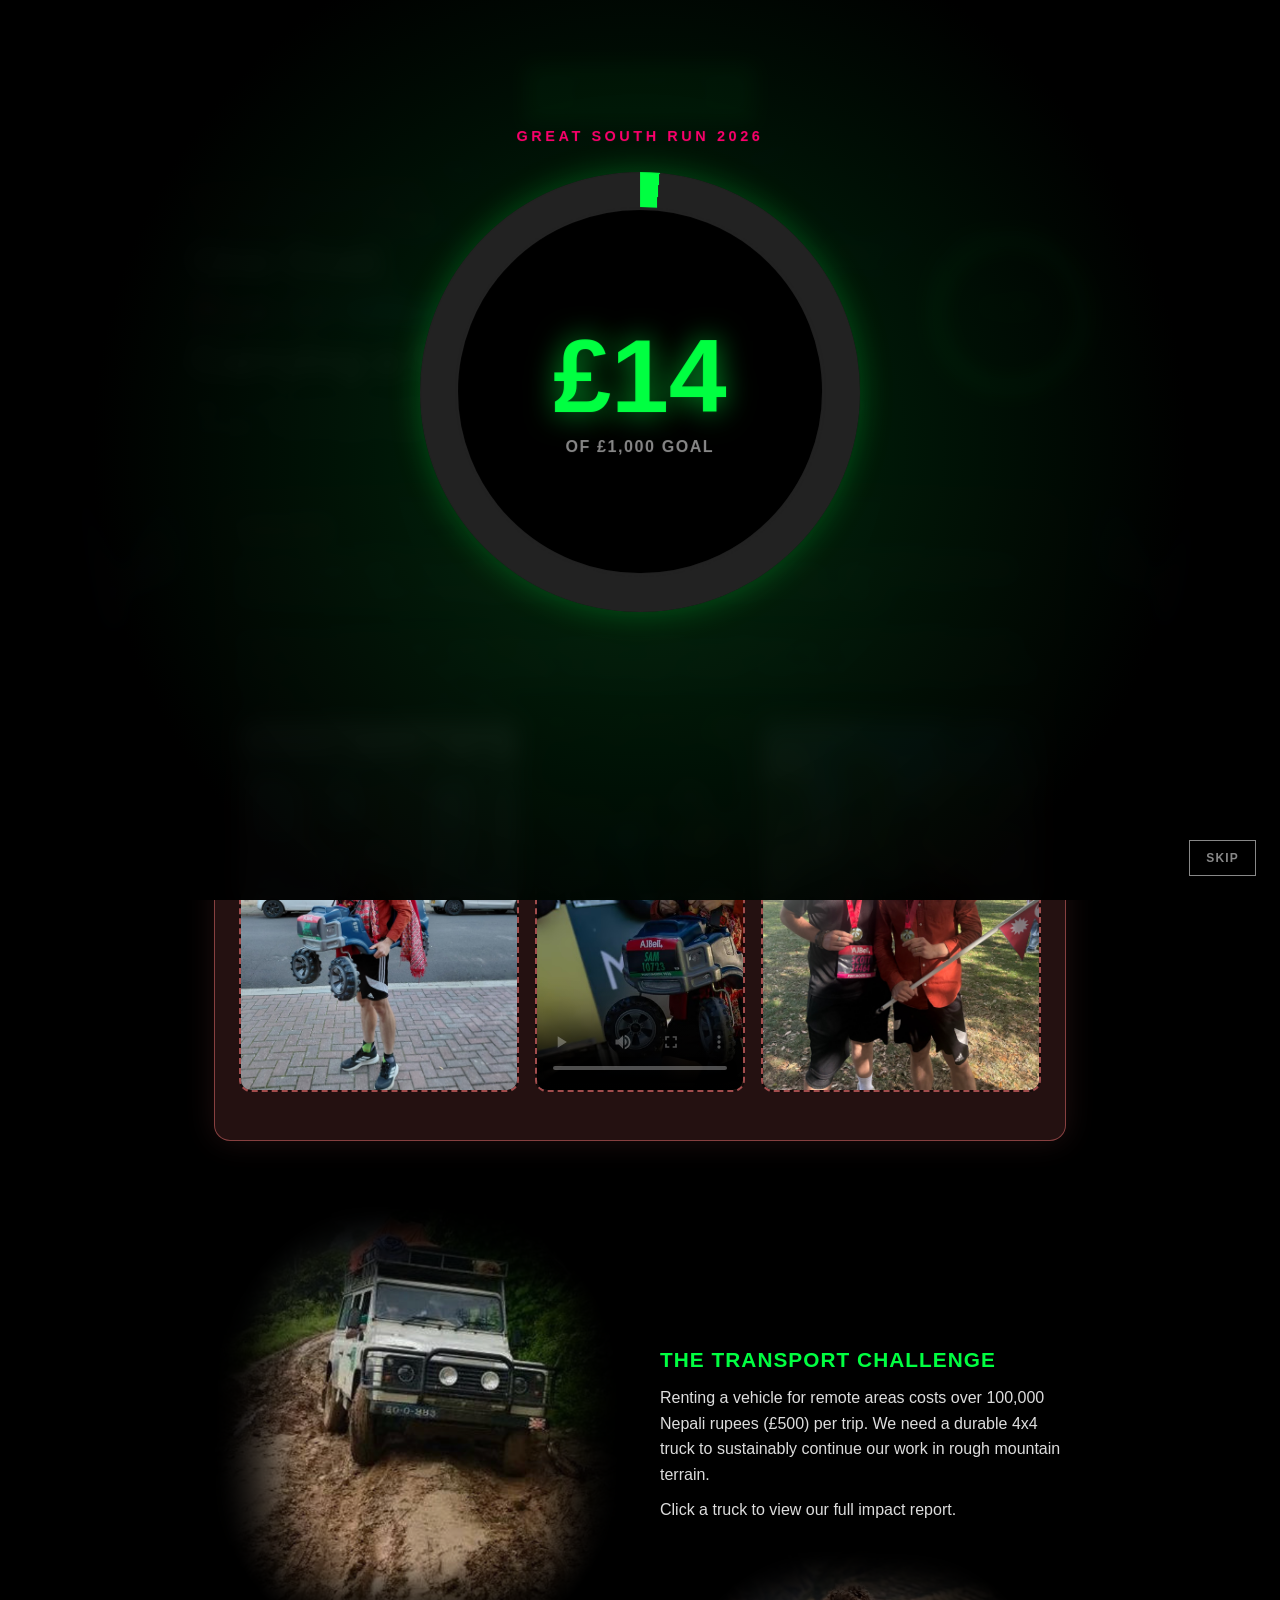
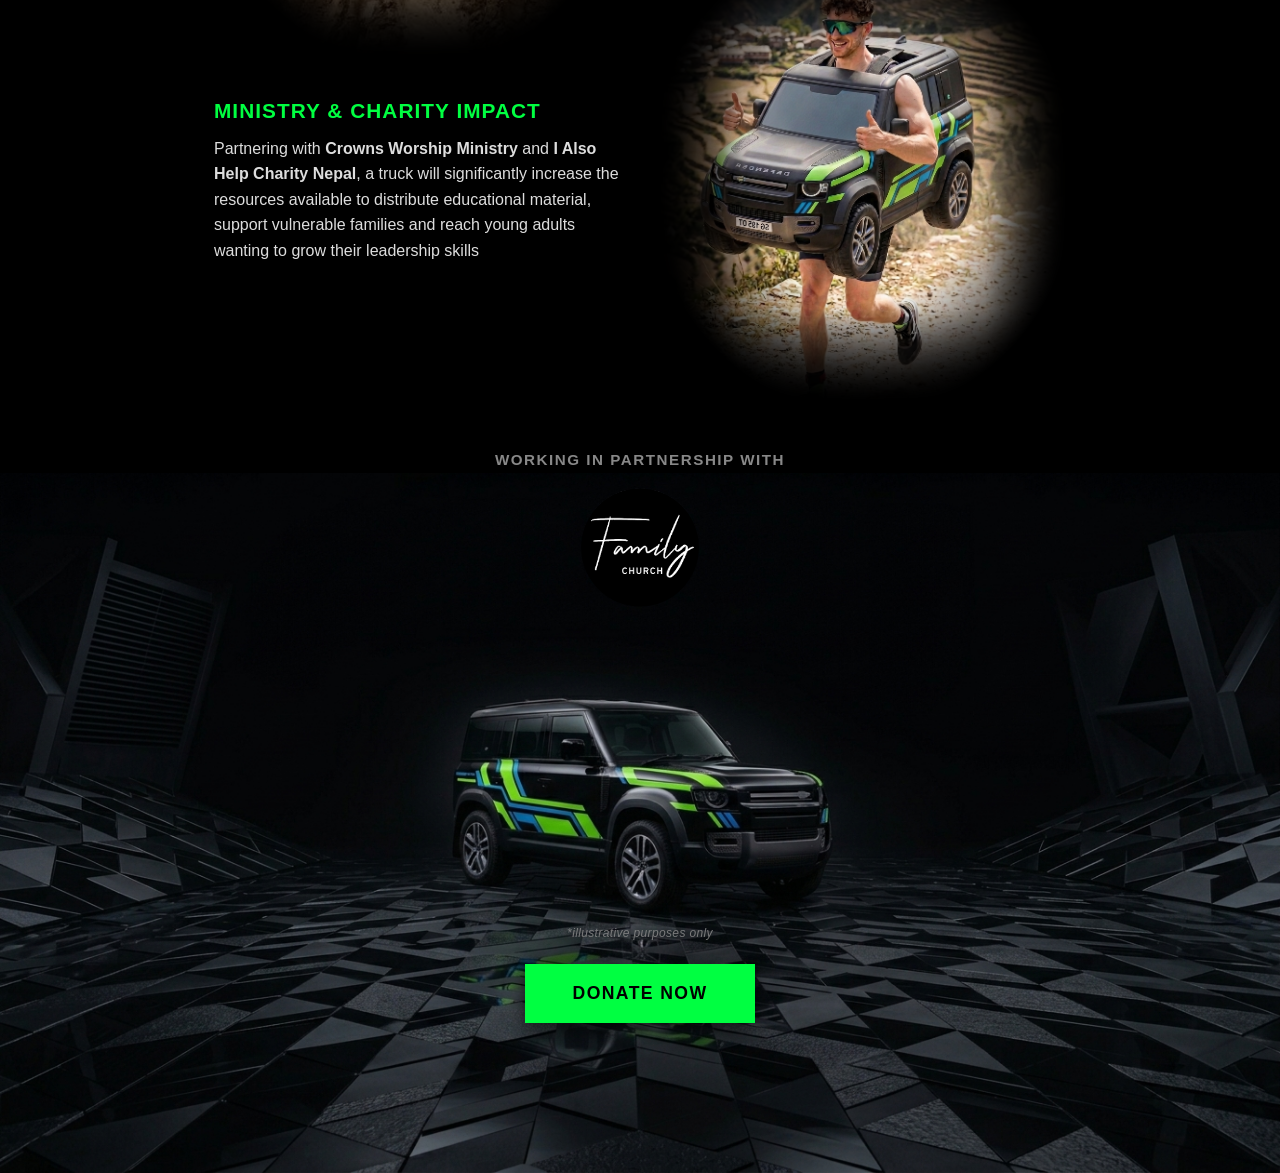
<file: index.html>
<!DOCTYPE html>
<html lang="en">
<head>
  <meta charset="UTF-8">
  <meta name="viewport" content="width=device-width, initial-scale=1.0">
  <meta property="og:title" content="Nepal Fundraiser 2026">
  <meta property="og:description" content="Raising money to help reach rural communities in Nepal">
  <meta property="og:image" content="https://samcoupland.com/nepal-2026/img/hero-2.jpeg">
  <meta property="og:image:url" content="https://samcoupland.com/nepal-2026/img/hero-2.jpeg">
  <meta property="og:image:secure_url" content="https://samcoupland.com/nepal-2026/img/hero-2.jpeg">
  <meta property="og:image:type" content="image/jpg">
  <meta property="og:image:width" content="400">
  <meta property="og:image:height" content="300">
  <meta property="og:url" content="https://samcoupland.com/nepal-2026/">
  <meta name="color-scheme" content="only dark">
  <link rel="icon" href="img/favicon.ico" type="image/x-icon">
  <title>Nepal Fundraiser 2026</title>
  <style>
    * {
      margin: 0;
      padding: 0;
      box-sizing: border-box;
    }
    
    :root {
      --black: #000000;
      --charcoal: #141414;
      --dark-grey: #222222;
      --neon-lime: #00FF41;
      --neon-magenta: #FF006E;
      --neon-cyan: #00D9FF;
      --white: #ffffff;
      --grey: #888888;
      --soft-red: #ff7a7a;
    }
    
    html, body {
      min-height: 100vh;
      overflow-x: hidden;
      overflow-y: auto;
      scroll-behavior: smooth;
      background-color: var(--black);
    }
    
    body {
      font-family: 'Inter', -apple-system, BlinkMacSystemFont, 'Segoe UI', sans-serif;
      color: var(--white);
      font-size: 1.1rem;
      line-height: 1.5;
      display: flex;
      flex-direction: column;
      min-height: 100vh;
    }
    
    .one-scroll-wrapper {
      min-height: 100vh;
      display: flex;
      flex-direction: column;
      justify-content: space-between;
      margin: 0 auto;
      width: 100%;
      position: relative;
    }

    /* Top background image section - layered behind content */
    .top-image-section {
      width: 100%;
      position: relative;
      min-height: 1600px; /* increased to make room for the update banner */
      z-index: 2;
    }

    .top-background-image {
      position: absolute;
      top: 0;
      left: 0;
      width: 100%;
      height: 100%;
      background-color: var(--black);
      overflow: hidden;
      z-index: -1;
    }

    .top-background-image img {
      width: 100vw;
      object-fit: cover;
      object-position: center top;
      display: block;
      transform: rotate(180deg);
    }

    /* Circular radial gradient overlay for corner/edge blackouts */
    .top-background-image::after {
      content: '';
      position: absolute;
      top: 0;
      left: 0;
      width: 100%;
      height: 100%;
      pointer-events: none;
      background: radial-gradient(circle at center, rgba(0,0,0,0) 45%, rgba(0,0,0,0.85) 85%, rgba(0,0,0,1) 100%);
      z-index: 2;
    }

    /* Top content overlaid on top of the background */
    .top-overlay-content {
      position: relative;
      width: 100%;
      display: flex;
      flex-direction: column;
      justify-content: flex-start;
      align-items: center;
      padding: 3rem 1.5rem 4rem 1.5rem;
      z-index: 10;
    }

    .top-center-cta {
      display: flex;
      justify-content: center;
      align-items: center;
      width: 100%;
      margin-top: 1rem;
      margin-bottom: 4rem;
    }

    .top-content-area {
      max-width: 900px;
      margin: 0 auto;
      width: 100%;
      padding: 0 1.5rem;
    }
    
    .main-grid {
      display: flex;
      flex-direction: row;
      justify-content: space-between;
      align-items: center;
      gap: 2.5rem;
      width: 100%;
      max-width: 900px;
      margin-bottom: 3rem;
    }
    
    /* Great South Run clickable title badge */
    .hero-badge-container {
      display: flex;
      justify-content: flex-start;
      width: 100%;
      margin-bottom: 0.8rem;
    }

    .hero-badge {
      display: inline-block;
      color: var(--neon-magenta);
      border: 2px solid var(--neon-magenta);
      padding: 0.4rem 1rem;
      font-weight: 900;
      font-size: 0.85rem;
      text-transform: uppercase;
      letter-spacing: 0.1em;
      box-shadow: 0 0 15px rgba(255, 0, 110, 0.2);
      text-decoration: none;
      transition: transform 0.2s ease, background-color 0.2s ease, color 0.2s ease, box-shadow 0.2s ease;
    }

    .hero-badge:hover {
      transform: translateY(-2px);
      background-color: var(--neon-magenta);
      color: var(--black);
      box-shadow: 0 0 25px rgba(255, 0, 110, 0.6);
    }
    
    .hero-content {
      display: flex;
      flex-direction: column;
      align-items: flex-start;
      width: 100%;
      flex: 1;
    }

    .hero-content h1 {
      font-size: clamp(2rem, 3.5vw, 3rem);
      font-weight: 900;
      line-height: 1.1;
      letter-spacing: -0.03em;
      margin-bottom: 0.6rem;
      text-align: left;
    }
    
    .hero-content h1 span {
      background: linear-gradient(135deg, var(--neon-magenta), var(--neon-cyan));
      -webkit-background-clip: text;
      -webkit-text-fill-color: transparent;
    }
    
    .hero-content p {
      font-size: 1rem;
      color: #ddd;
      margin-bottom: 0;
      text-align: left;
    }

    /* Circular Pie Chart Component with Hover Interaction */
    .circular-progress-component {
      display: flex;
      flex-direction: column;
      align-items: center;
      justify-content: center;
      flex-shrink: 0;
    }

    .pie-chart {
      width: 160px;
      height: 160px;
      border-radius: 50%;
      background: conic-gradient(var(--neon-lime) 0deg, var(--dark-grey) 0deg);
      display: flex;
      justify-content: center;
      align-items: center;
      box-shadow: 0 0 25px rgba(0, 255, 65, 0.2);
      transition: transform 0.3s ease, box-shadow 0.3s ease, background 0.1s linear;
    }

    .circular-progress-component:hover .pie-chart {
      transform: scale(1.06);
      box-shadow: 0 0 35px rgba(0, 255, 65, 0.5), inset 0 0 15px rgba(0, 255, 65, 0.2);
    }

    .pie-inner {
      width: 132px;
      height: 132px;
      background-color: var(--black);
      border-radius: 50%;
      display: flex;
      flex-direction: column;
      justify-content: center;
      align-items: center;
      padding: 0.5rem;
      border: 2px solid var(--dark-grey);
      text-align: center;
      transition: border-color 0.3s ease;
    }

    .circular-progress-component:hover .pie-inner {
      border-color: var(--neon-lime);
    }

    .pie-amount {
      font-size: 1.25rem;
      font-weight: 900;
      color: var(--neon-lime);
      line-height: 1.2;
      transition: transform 0.2s ease;
    }

    .pie-label {
      font-size: 0.7rem;
      color: var(--grey);
      font-weight: 700;
      text-transform: uppercase;
      letter-spacing: 0.05em;
      margin-top: 0.2rem;
      transition: color 0.2s ease;
    }

    /* ---------- Update banner (soft red) ---------- */
    .update-banner-section {
      max-width: 900px;
      margin: 0 auto 4rem auto;
      width: 100%;
      padding: 0 1.5rem;
    }

    .update-banner {
      background: rgba(255, 122, 122, 0.14);
      border: 1px solid rgba(255, 122, 122, 0.45);
      border-radius: 16px;
      padding: 1.5rem;
      box-shadow: 0 0 30px rgba(255, 122, 122, 0.12);
      backdrop-filter: blur(6px);
      -webkit-backdrop-filter: blur(6px);
    }

    .update-media {
      display: grid;
      grid-template-columns: 1fr minmax(150px, 210px) 1fr;
      gap: 1rem;
      align-items: stretch;
      margin-bottom: 1.5rem;
    }

    .media-slot {
      position: relative;
      display: flex;
      align-items: center;
      justify-content: center;
      overflow: hidden;
      border-radius: 12px;
      border: 2px dashed rgba(255, 122, 122, 0.6);
      background: rgba(0, 0, 0, 0.35);
      color: var(--soft-red);
      font-size: 0.8rem;
      font-weight: 700;
      letter-spacing: 0.05em;
      text-align: center;
    }

    /* Vertical (9:16) video slot; the images stretch to match its height */
    .media-slot.video-slot {
      aspect-ratio: 9 / 16;
    }

    .media-slot.image-slot {
      min-height: 200px;
    }

    /* Swap-in styles for real media: drop an <img> or <video> inside a slot */
    .media-slot img,
    .media-slot video {
      position: absolute;
      inset: 0;
      width: 100%;
      height: 100%;
      object-fit: cover;
    }

    .update-text h3 {
      font-size: 1.3rem;
      font-weight: 800;
      color: var(--soft-red);
      margin-bottom: 0.6rem;
      text-transform: uppercase;
      letter-spacing: 0.05em;
    }

    .update-text p {
      font-size: 1rem;
      color: #f1e4e4;
      line-height: 1.6;
      margin-bottom: 0.6rem;
    }

    /* Two Column Section */
    .info-columns-section {
      max-width: 900px;
      margin: 0 auto;
      width: 100%;
      padding: 0 1.5rem;
    }

    .info-row {
      display: flex;
      align-items: center;
      gap: 2.5rem;
      margin-bottom: -7rem;
    }
    
    .info-row:last-child {
      margin-bottom: 0;
    }

    .info-row.reverse {
      flex-direction: row-reverse;
    }

    .transport-challenge-p{
      margin-bottom: 10px;
    }

    .info-col-image {
      flex: 1;
      display: flex;
      justify-content: center;
      width: 100%;
    }

    .faded-image-wrapper {
      position: relative;
      width: 100%;
      max-width: 500px;
      height: auto;
      min-height: 200px;
      background-color: transparent;
      flex-shrink: 0;
    }

    /* Clickable wrapper for content trucks */
    .faded-image-link {
      display: block;
      width: 100%;
      height: 100%;
      cursor: pointer;
    }

    .faded-image-wrapper img {
      width: 100%;
      height: 100%;
      max-height: 450px;
      object-fit: cover;
      object-position: 50% 65%;
      -webkit-mask-image: radial-gradient(ellipse at center, rgba(0,0,0,1) 40%, rgba(0,0,0,0) 75%, rgba(0,0,0,0) 100%),
                          linear-gradient(to bottom, rgba(0,0,0,0) 0%, rgba(0,0,0,1) 20%, rgba(0,0,0,1) 80%, rgba(0,0,0,0) 100%),
                          linear-gradient(to right, rgba(0,0,0,0) 0%, rgba(0,0,0,1) 20%, rgba(0,0,0,1) 80%, rgba(0,0,0,0) 100%);
      -webkit-mask-composite: source-in;
      mask-image: radial-gradient(ellipse at center, rgba(0,0,0,1) 40%, rgba(0,0,0,0) 75%, rgba(0,0,0,0) 100%),
                  linear-gradient(to bottom, rgba(0,0,0,0) 0%, rgba(0,0,0,1) 20%, rgba(0,0,0,1) 80%, rgba(0,0,0,0) 100%),
                  linear-gradient(to right, rgba(0,0,0,0) 0%, rgba(0,0,0,1) 20%, rgba(0,0,0,1) 80%, rgba(0,0,0,0) 100%);
      mask-composite: intersect;
      transition: transform 0.3s ease, filter 0.3s ease;
    }

    .faded-image-link:hover img {
      transform: scale(1.02);
      filter: drop-shadow(0 0 15px rgba(0, 255, 65, 0.4));
    }

    .faded-image-wrapper .toy-truck {
      transform: scaleX(-1);
    }

    .faded-image-link:hover .toy-truck {
      transform: scaleX(-1) scale(1.02);
    }

    .info-col-text {
      flex: 1;
      min-width: 0;
    }

    .info-col-text h3 {
      font-size: 1.3rem;
      font-weight: 800;
      color: var(--neon-lime);
      margin-bottom: 0.6rem;
      text-transform: uppercase;
      letter-spacing: 0.05em;
    }

    .info-col-text p {
      font-size: 1rem;
      color: #ddd;
      line-height: 1.6;
    }

    /* Church partnership section with blue hover highlight */
    .church-info {
      max-width: 900px;
      margin: -3rem auto 3rem auto;
      width: 100%;
      padding: 1.5rem 1.5rem 1rem 1.5rem;
      display: flex;
      flex-direction: column;
      align-items: center;
      gap: 1rem;
      text-align: center;
      position: relative;
      z-index: 2;
      border-radius: 12px;
      border: 1px solid transparent;
      transition: background-color 0.3s ease, box-shadow 0.3s ease, border-color 0.3s ease, transform 0.3s ease;
      cursor: pointer;
    }

    .church-info:hover {
      background-color: rgba(0, 217, 255, 0.00);
      border-color: rgba(0, 217, 255, 0.3);
      box-shadow: 0 0 25px rgba(0, 217, 255, 0.2);
      transform: translateY(-2px);
    }

    .church-info span {
      font-size: 0.95rem;
      font-weight: 700;
      text-transform: uppercase;
      letter-spacing: 0.1em;
      color: var(--grey);
      transition: color 0.3s ease;
    }

    .church-info:hover span {
      color: var(--white);
    }

    .image-container {
      display: flex;
      justify-content: center;
      align-items: center;
    }

    .church-info img {
      height: 120px;
      width: 120px;
      object-fit: cover;
      clip-path: circle(49% at 50% 50%);
      display: block;
      transition: transform 0.3s ease, filter 0.3s ease;
    }

    .church-info:hover img {
      transform: scale(1.05);
      filter: drop-shadow(0 0 10px rgba(0, 217, 255, 0.5));
    }

    /* Shared Bottom Background Layered Unclipped */
    .bottom-background-image {
      --caption-bottom: 1.2rem; /* raise or lower the caption */
      --caption-left: 49%;      /* shift left or right (matches the truck hotspot) */
      position: absolute;
      bottom: 0;
      left: 0;
      width: 100%;
      height: 700px;
      overflow: hidden;
      z-index: 1;
      pointer-events: none;
    }

    .bottom-background-image img {
      width: 100%;
      height: 100%;
      object-fit: cover;
      object-position: center bottom;
      display: block;
    }

    /* Small caption positioned below the car */
    .image-caption {
      position: absolute;
      bottom: 33%;
      left: 50%;
      transform: translateX(-50%);
      width: max-content;
      max-width: 90%;
      font-size: 0.75rem;
      font-style: italic;
      color: var(--grey);
      text-align: center;
      letter-spacing: 0.03em;
      opacity: 0.85;
      z-index: 3;
      pointer-events: none;
    }

    /* Full-width bottom section */
    .suv-section {
      width: 100%;
      position: relative;
      margin-top: auto;
      min-height: 500px;
      z-index: 2;
    }

    /* Hotspot: clean side profile of a pickup truck with bed, cab, hood & 2 wheel arches */
    .bottom-truck-hotspot {
  position: absolute;
  top: -9%; 
  left: 49%;
  width: 465px;
  height: 260px;
  z-index: 20;
  pointer-events: auto;
  cursor: pointer;
  background-color: transparent;
  border: none;
  transition: background-color 0.3s ease, filter 0.3s ease, transform 0.3s ease;

  /* 
    3D Transformation:
    - perspective(800px): Establishes 3D depth.
    - rotateY(-25deg): Swivels the front out.
    - rotateZ(4deg): Tilts the entire body slightly clockwise.
  */
  transform-style: preserve-3d;
  transform: translateX(-50%) perspective(800px) rotateY(-25deg) rotateZ(4deg);

  /* 
    Updated Clip-Path derived from the vehicle outline:
    This traces the unique silhouette of the vehicle in the 3D perspective,
    including precise curves for the tires rather than generic arches.
  */
  clip-path: polygon(
    /* Roof and Windshield */
    35% 10%, 60% 10%, 82% 35%,
    /* Nose and Front Bumper */
    92% 38%, 95% 45%, 95% 58%, 90% 70%,
    /* Front Wheel Outer Curvature */
    85% 70%, 85% 75%, 83% 85%, 78% 92%, 70% 95%, 62% 92%, 58% 85%, 55% 75%, 55% 70%,
    /* Underbody Chassis */
    35% 70%, 
    /* Rear Wheel Outer Curvature */
    32% 70%, 32% 75%, 30% 85%, 25% 92%, 18% 95%, 10% 92%, 6% 85%, 5% 75%, 5% 70%,
    /* Rear Bumper and Lower Tailgate */
    0% 70%, 0% 55%,
    /* Upper Rear Body and Back to Roof */
    3% 35%, 15% 10%, 35% 10%
  );
}

    .bottom-truck-hotspot:hover {
      background-color: rgba(0, 255, 64, 0.061);
      filter: drop-shadow(0 0 10px rgba(0, 255, 64, 0.061));
    }

    .suv-cta-wrapper {
      display: flex;
      justify-content: center;
      align-items: center;
      position: absolute;
      width: 100%;
      bottom: 30%;
      left: 50%;
      transform: translateX(-50%);
      z-index: 10;
    }

    .sharp-btn-large {
      background: var(--neon-lime);
      color: var(--black);
      padding: 1rem 3rem;
      font-weight: 900;
      text-decoration: none;
      font-size: 1.1rem;
      text-transform: uppercase;
      letter-spacing: 0.08em;
      border: none;
      cursor: pointer;
      transition: transform 0.2s, box-shadow 0.2s;
      box-shadow: 0 6px 16px rgba(0,0,0,0.6);
    }

    .sharp-btn-large:hover {
      transform: translateY(-2px);
      box-shadow: 0 0 30px rgba(0, 255, 65, 0.6);
    }
    
    @media (max-width: 768px) {
      .main-grid {
        flex-direction: column;
        align-items: center;
        text-align: center;
        gap: 2rem;
      }
      .hero-content {
        align-items: center;
      }
      .hero-content h1, .hero-content p {
        text-align: center;
      }
      .hero-badge-container {
        justify-content: center;
      }
      .info-row, .info-row.reverse {
        flex-direction: column;
        gap: 1.5rem;
      }
      .top-image-section {
        min-height: 2300px; /* increased to make room for the update banner */
      }
      .suv-section {
        min-height: 480px;
      }
      .info-row {
        margin-bottom: 0rem;
      }
      .bottom-truck-hotspot {
        top: -2%;
        width: 400px;
        height: 250px;
        left: 47%;
      }

      .bottom-background-image {
        --caption-left: 50%;
        --caption-bottom: 0.8rem;
      }

      .image-caption {
        font-size: 0.6rem;
      }

      .top-background-image::after {
      content: '';
      position: absolute;
      top: 0;
      left: 0;
      width: 100%;
      height: 100%;
      pointer-events: none;
      background: radial-gradient(circle at center, rgba(0, 0, 0, 0) 45%, rgba(0, 0, 0, 0.317) 85%, rgba(0,0,0,1) 100%);
      z-index: 2;
    }

      /* Update banner - tablet / large phone */
      .update-banner-section {
        margin-bottom: 3rem;
      }
      .update-banner {
        padding: 1.25rem;
      }
      .update-media {
        grid-template-columns: 1fr minmax(120px, 160px) 1fr;
        gap: 0.75rem;
      }
    }

    /* Update banner - small phones: stack the three slots */
    @media (max-width: 520px) {
      .update-media {
        grid-template-columns: 1fr;
        justify-items: center;
      }
      .media-slot.image-slot {
        width: 100%;
        aspect-ratio: 4 / 3;
        min-height: 0;
      }
      .media-slot.video-slot {
        width: 100%;
        aspect-ratio: 9 / 16;
      }
      .update-text h3,
      .update-text p {
        text-align: center;
      }
    }
  
    /* ===== Celebration patch ===== */
    :root { --gold: #FFC400; }

    /* ---------- Stretch-goal state for the real progress component ---------- */
    .circular-progress-component .pie-amount { transition: color 0.4s ease, transform 0.2s ease; }
    .circular-progress-component.stretch .pie-chart { box-shadow: 0 0 25px rgba(255, 196, 0, 0.25); }
    .circular-progress-component.stretch:hover .pie-chart {
      box-shadow: 0 0 35px rgba(255, 196, 0, 0.55), inset 0 0 15px rgba(255, 196, 0, 0.2);
    }
    .circular-progress-component.stretch .pie-amount { color: var(--gold); }
    .circular-progress-component.stretch:hover .pie-inner { border-color: var(--gold); }

    /* ---------- Full-screen celebration ---------- */
    body.celebrating { overflow: hidden; }

    .celebration {
      position: fixed;
      inset: 0;
      z-index: 1000;
      display: flex;
      align-items: center;
      justify-content: center;
      overflow: hidden;
      background: radial-gradient(circle at center, rgba(0, 45, 14, 0.94) 0%, rgba(0, 0, 0, 0.98) 70%);
      -webkit-backdrop-filter: blur(10px);
      backdrop-filter: blur(10px);
      opacity: 0;
      visibility: hidden;
      transition: opacity 0.8s ease, visibility 0s linear 0.8s;
    }
    .celebration.show {
      opacity: 1;
      visibility: visible;
      transition: opacity 0.6s ease;
    }

    .cel-stage {
      position: relative;
      z-index: 2;
      display: flex;
      flex-direction: column;
      align-items: center;
      gap: 1.5rem;
      padding: 1.5rem;
      text-align: center;
      will-change: transform;
    }

    .cel-eyebrow {
      font-size: 0.9rem;
      font-weight: 900;
      letter-spacing: 0.25em;
      text-transform: uppercase;
      color: var(--neon-magenta);
    }

    .cel-ring-wrap {
      position: relative;
      width: min(70vmin, 440px);
      aspect-ratio: 1;
    }

    .cel-pie {
      --glow: 0;
      width: 100%;
      height: 100%;
      border-radius: 50%;
      display: flex;
      align-items: center;
      justify-content: center;
      background: conic-gradient(var(--neon-lime) 0deg, var(--dark-grey) 0deg);
      box-shadow: 0 0 calc(30px + 110px * var(--glow)) rgba(0, 255, 65, calc(0.25 + 0.55 * var(--glow)));
    }
    .celebration.burst .cel-pie { animation: hitPulse 0.7s ease-out; }

    .cel-pie-inner {
      width: 84%;
      height: 84%;
      border-radius: 50%;
      background: var(--black);
      border: 3px solid var(--dark-grey);
      display: flex;
      flex-direction: column;
      align-items: center;
      justify-content: center;
      gap: 0.4rem;
      transition: border-color 0.3s ease;
    }
    .celebration.burst .cel-pie-inner { border-color: var(--neon-lime); }

    .cel-amount {
      font-size: clamp(2.6rem, 13vmin, 6.5rem);
      font-weight: 900;
      line-height: 1;
      color: var(--neon-lime);
      font-variant-numeric: tabular-nums;
      text-shadow: 0 0 30px rgba(0, 255, 65, 0.6);
    }
    .cel-label {
      font-size: clamp(0.7rem, 2.4vmin, 1rem);
      font-weight: 700;
      letter-spacing: 0.1em;
      text-transform: uppercase;
      color: var(--grey);
    }

    /* Expanding rings that fire when the target is hit */
    .shockwave {
      position: absolute;
      inset: 0;
      border-radius: 50%;
      border: 5px solid var(--neon-lime);
      opacity: 0;
      pointer-events: none;
    }
    .celebration.burst .shockwave { animation: shock 1.4s ease-out forwards; }
    .celebration.burst .shockwave:nth-child(2) { animation-delay: 0.18s; border-color: var(--neon-cyan); }
    .celebration.burst .shockwave:nth-child(3) { animation-delay: 0.36s; border-color: var(--neon-magenta); }

    .cel-title {
      font-size: clamp(2rem, 9vw, 5rem);
      font-weight: 900;
      line-height: 1;
      letter-spacing: -0.02em;
      text-transform: uppercase;
      background: linear-gradient(135deg, var(--neon-magenta), var(--neon-cyan));
      -webkit-background-clip: text;
      background-clip: text;
      -webkit-text-fill-color: transparent;
      opacity: 0;
    }
    .celebration.burst .cel-title { animation: slam 0.7s cubic-bezier(0.2, 1.4, 0.4, 1) 0.15s forwards; }

    .cel-sub {
      font-size: clamp(1rem, 3vw, 1.4rem);
      color: #ddd;
      opacity: 0;
    }
    .celebration.burst .cel-sub { animation: fadeUp 0.6s ease 0.7s forwards; }

    .cel-canvas {
      position: absolute;
      inset: 0;
      width: 100%;
      height: 100%;
      z-index: 3;
      pointer-events: none;
    }

    .cel-flash {
      position: absolute;
      inset: 0;
      z-index: 4;
      background: #fff;
      opacity: 0;
      pointer-events: none;
    }
    .cel-flash.go { animation: flash 0.8s ease-out; }

    .cel-skip {
      position: absolute;
      right: 1.5rem;
      bottom: 1.5rem;
      z-index: 5;
      background: transparent;
      color: var(--grey);
      border: 1px solid var(--grey);
      padding: 0.5rem 1rem;
      font: inherit;
      font-size: 0.75rem;
      font-weight: 700;
      letter-spacing: 0.1em;
      text-transform: uppercase;
      cursor: pointer;
      transition: color 0.2s ease, border-color 0.2s ease;
    }
    .cel-skip:hover { color: var(--white); border-color: var(--white); }

    @keyframes shock {
      0%   { transform: scale(1);   opacity: 0.9; }
      100% { transform: scale(2.8); opacity: 0; }
    }
    @keyframes slam {
      0%   { transform: scale(3);   opacity: 0; }
      100% { transform: scale(1);   opacity: 1; }
    }
    @keyframes fadeUp {
      0%   { transform: translateY(20px); opacity: 0; }
      100% { transform: translateY(0);    opacity: 1; }
    }
    @keyframes flash {
      0%   { opacity: 0.9; }
      100% { opacity: 0; }
    }
    @keyframes hitPulse {
      0%   { transform: scale(1); }
      35%  { transform: scale(1.12); }
      100% { transform: scale(1); }
    }
  </style>
</head>
<body>

  <div class="celebration" id="celebration" aria-hidden="true">
    <canvas class="cel-canvas" id="celCanvas"></canvas>
    <div class="cel-flash" id="celFlash"></div>

    <div class="cel-stage" id="celStage">
      <div class="cel-eyebrow">Great South Run 2026</div>

      <div class="cel-ring-wrap">
        <div class="shockwave"></div>
        <div class="shockwave"></div>
        <div class="shockwave"></div>
        <div class="cel-pie" id="celPie">
          <div class="cel-pie-inner">
            <span class="cel-amount" id="celAmount">£0</span>
            <span class="cel-label">of £1,000 goal</span>
          </div>
        </div>
      </div>

      <h2 class="cel-title">Target smashed!</h2>
      <p class="cel-sub">£1,000 raised for Nepal. Thank you! 🎉</p>
    </div>

    <button class="cel-skip" id="celSkip" type="button">Skip</button>
  </div>


  <div class="one-scroll-wrapper">
    <!-- Top image section with background image layered behind content -->
    <div class="top-image-section">
      <!-- Top background image - layered behind all content -->
      <div class="top-background-image">
        <img src="img/Gemini_Generated_Image_huh8g7huh8g7huh8.jpeg" alt="Top decorative banner">
      </div>

      <!-- Top content overlaid on top of the background -->
      <div class="top-overlay-content">
        <div class="top-center-cta">
          <a href="https://givealittle.co/c/5QD3D4MyRef8Uip8UjoaBk" class="sharp-btn-large">Donate now</a>
        </div>
        
        <div class="main-grid">
          <div class="hero-content">
            <div class="hero-badge-container">
              <a href="https://www.greatrun.org/events/great-south-run/" target="_blank" rel="noopener noreferrer" class="hero-badge">
                Great South Run 2026
              </a>
            </div>
            <h1>One Goal.<br><span>Run 10 Miles.</span><br>Carrying a Toy Truck.</h1>
            <p>Why? To raise money to buy a 4x4 truck unlocking remote regions of Nepal, providing support to churches, underprivileged children, and families in crisis.</p>
          </div>

          <!-- Circular Pie Chart Component with Hover Interaction -->
          <div class="circular-progress-component" id="circularProgressComp">
            <div class="pie-chart" id="pieChart">
              <div class="pie-inner">
                <span class="pie-amount" id="pieAmount">£0</span>
                <span class="pie-label" id="pieLabel">of £1,000 Goal</span>
              </div>
            </div>
          </div>
        </div>

        <!-- Update banner -->
        <section class="update-banner-section">
          <div class="update-banner">
            <div class="update-text">
              <h3>Update</h3>
              <p>On 18th October 2026, I ran 10 miles while carrying a rather eye-catching toy truck. It was such a great event, with exuberant amounts of encouragement from the crowds. Take a look at my short video.
              <br><br>
              Thank you so much for your support 🎉 we smashed our target of £1,000 and now I intend to continue to raise money for the 4x4 until the end of November. Our total target is £8,825 of which £6,110 has been raised. We are so close to paying for the whole truck.</p>
            </div>
            <div class="update-media">
              <div class="media-slot image-slot"><img src="img/great south.jpeg" alt="my great south costume, wearing a big toy truck around my waist"></div>
              <div class="media-slot video-slot"><video src="video/great-south-2026.mp4" controls playsinline poster="img/funny.jpg"></video></div>
              <div class="media-slot image-slot"><img src="img/final-medals.jpg" alt="me and a friend with our great south medals"></div>
            </div>

          </div>
        </section>

        <!-- Two column section -->
        <section class="info-columns-section">
          <!-- Row 1: Image Left, Wording Right -->
          <div class="info-row">
            <div class="info-col-image">
              <div class="faded-image-wrapper">
                <a href="assets/Transport and Mission.pdf" download class="faded-image-link" title="Download Transport and Mission PDF">
                  <img src="img/jeep.png" alt="Mahindra Scorpio Getaway Jeep">
                </a>
              </div>
            </div>
            <div class="info-col-text">
              <h3>The Transport Challenge</h3>
              <p class="transport-challenge-p">Renting a vehicle for remote areas costs over 100,000 Nepali rupees (£500) per trip. We need a durable 4x4 truck to sustainably continue our work in rough mountain terrain.</p>
              <p>Click a truck to view our full impact report.</p>
            </div>
          </div>

          <!-- Row 2: Wording Left, Image Right -->
          <div class="info-row reverse">
            <div class="info-col-image">
              <div class="faded-image-wrapper">
                <a href="assets/Transport and Mission.pdf" download class="faded-image-link" title="Download Transport and Mission PDF">
                  <img class="toy-truck" src="img/Gemini_Generated_Image_1w3q4g1w3q4g1w3q.jpeg" alt="Mission impact and ministry work">
                </a>
              </div>
            </div>
            <div class="info-col-text">
              <h3>Ministry & Charity Impact</h3>
              <p>Partnering with <b>Crowns Worship Ministry</b> and <b>I Also Help Charity Nepal</b>, a truck will significantly increase the resources available to distribute educational material, support vulnerable families and reach young adults wanting to grow their leadership skills</p>
            </div>
          </div>
        </section>
      </div>
    </div>

    <!-- Church partnership section -->
    <div class="church-info" onclick="window.location.href='https://family.church/'">
      <span>Working in partnership with</span>
      <div class="image-container">
        <a href="https://family.church/">
          <img src="img/fc_logo.png" alt="family church">
        </a>
      </div>
    </div>

    <!-- Bottom background image - clean and unblocked -->
    <div class="bottom-background-image">
      <img src="img/Gemini_Generated_Image_rvef02rvef02rvef.jpeg" alt="neon SUV and background">
      <p class="image-caption">*illustrative purposes only</p>
    </div>

    <!-- Bottom section -->
    <div class="suv-section">
      <!-- Clickable hotspot mapped to a side profile shape of a truck with a clear bed and two wheels -->
      <a href="assets/Transport and Mission.pdf" download class="bottom-truck-hotspot" title="Download Transport and Mission PDF"></a>

      <div class="suv-cta-wrapper">
        <a href="https://givealittle.co/c/5QD3D4MyRef8Uip8UjoaBk" class="sharp-btn-large">Donate now</a>
      </div>
    </div>
  </div>

  <script>
    window.addEventListener('load', () => {
      /* ---------- Settings: edit these as the total grows ---------- */
      const RAISED    = 6110;   // total raised so far
      const FIRST_GOAL = 1000;  // the original target (celebrated)
      const NEW_GOAL  = 8825;   // the new target
      const LIME = '#00FF41';
      const GOLD = '#FFC400';

      /* ---------- Elements ---------- */
      const comp      = document.getElementById('circularProgressComp');
      const pieChart  = document.getElementById('pieChart');
      const amountEl  = document.getElementById('pieAmount');
      const labelEl   = document.getElementById('pieLabel');

      const overlay   = document.getElementById('celebration');
      const stage     = document.getElementById('celStage');
      const celPie    = document.getElementById('celPie');
      const celAmount = document.getElementById('celAmount');
      const celFlash  = document.getElementById('celFlash');
      const canvas    = document.getElementById('celCanvas');
      const skipBtn   = document.getElementById('celSkip');

      /* ---------- Helpers ---------- */
      let skipped = false;
      const reduceMotion = window.matchMedia('(prefers-reduced-motion: reduce)').matches;
      const wait = (ms) => new Promise((r) => setTimeout(r, skipped ? 0 : ms));
      const easeInOutCubic = (t) => (t < 0.5 ? 4 * t * t * t : 1 - Math.pow(-2 * t + 2, 3) / 2);
      const easeOutCubic = (t) => 1 - Math.pow(1 - t, 3);
      const fmt = (n) => '£' + Math.round(n).toLocaleString('en-GB');

      function animate(duration, fn) {
        return new Promise((resolve) => {
          const start = performance.now();
          (function frame(now) {
            const t = skipped ? 1 : Math.min((now - start) / duration, 1);
            fn(t);
            if (t < 1) requestAnimationFrame(frame);
            else resolve();
          })(start);
        });
      }

      /* ---------- Real progress component state (also drives hover) ---------- */
      let state = { pct: 0, amountText: '£0', labelText: 'of ' + fmt(FIRST_GOAL) + ' Goal' };

      function paintReal(deg, amount, colour) {
        pieChart.style.background = `conic-gradient(${colour} ${deg}deg, var(--dark-grey) ${deg}deg)`;
        amountEl.textContent = fmt(amount);
      }

      comp.addEventListener('mouseenter', () => {
        amountEl.textContent = Math.round(state.pct) + '%';
        labelEl.textContent = 'Funded';
        labelEl.style.color = state.colour;
      });
      comp.addEventListener('mouseleave', () => {
        amountEl.textContent = state.amountText;
        labelEl.textContent = state.labelText;
        labelEl.style.color = 'var(--grey)';
      });

      /* ---------- Confetti (single shared canvas) ---------- */
      const ctx = canvas.getContext('2d');
      const particles = [];
      const colours = [LIME, '#FF006E', '#00D9FF', GOLD, '#ffffff'];
      let confettiRunning = false;

      function sizeCanvas() {
        const dpr = window.devicePixelRatio || 1;
        canvas.width = window.innerWidth * dpr;
        canvas.height = window.innerHeight * dpr;
        ctx.setTransform(dpr, 0, 0, dpr, 0, 0);
      }

      function shoot(x, y, count, spread, angle, power) {
        for (let i = 0; i < count; i++) {
          const a = angle + (Math.random() - 0.5) * spread;
          const s = power * (0.4 + Math.random() * 0.8);
          particles.push({
            x, y,
            vx: Math.cos(a) * s,
            vy: Math.sin(a) * s,
            w: 6 + Math.random() * 8,
            h: 4 + Math.random() * 6,
            r: Math.random() * Math.PI,
            vr: (Math.random() - 0.5) * 0.4,
            c: colours[Math.floor(Math.random() * colours.length)]
          });
        }
        if (!confettiRunning) { confettiRunning = true; requestAnimationFrame(drawConfetti); }
      }

      function drawConfetti() {
        ctx.clearRect(0, 0, window.innerWidth, window.innerHeight);
        for (let i = particles.length - 1; i >= 0; i--) {
          const p = particles[i];
          p.vx *= 0.985;
          p.vy = p.vy * 0.985 + 0.35;
          p.x += p.vx;
          p.y += p.vy;
          p.r += p.vr;
          if (p.y > window.innerHeight + 40) { particles.splice(i, 1); continue; }
          ctx.save();
          ctx.translate(p.x, p.y);
          ctx.rotate(p.r);
          ctx.fillStyle = p.c;
          ctx.fillRect(-p.w / 2, -p.h / 2, p.w, p.h);
          ctx.restore();
        }
        if (particles.length && !skipped) requestAnimationFrame(drawConfetti);
        else { confettiRunning = false; ctx.clearRect(0, 0, window.innerWidth, window.innerHeight); }
      }

      function confettiBurst() {
        const w = window.innerWidth, h = window.innerHeight;
        shoot(w / 2, h / 2, 220, Math.PI * 2, 0, 18);                 // big centre explosion
        setTimeout(() => {                                             // cannons from the bottom corners
          shoot(0, h, 90, 0.6, -Math.PI / 4, 30);
          shoot(w, h, 90, 0.6, -Math.PI * 3 / 4, 30);
        }, 500);
        setTimeout(() => shoot(w / 2, h / 2, 120, Math.PI * 2, 0, 14), 1100);
      }

      /* ---------- Stage 2: reveal the new target in gold ---------- */
      async function showNewTarget() {
        comp.classList.add('stretch');
        state.colour = GOLD;
        state.labelText = 'of ' + fmt(NEW_GOAL) + ' Goal';
        labelEl.textContent = state.labelText;

        // Unwind the full lime ring...
        await animate(600, (t) => {
          const e = easeInOutCubic(t);
          paintReal(360 * (1 - e), FIRST_GOAL * (1 - e), t < 0.9 ? LIME : GOLD);
        });

        // ...then fill it again in gold towards the new target
        const pct = Math.min((RAISED / NEW_GOAL) * 100, 100);
        const finalDeg = (pct / 100) * 360;
        await animate(2200, (t) => {
          const e = easeOutCubic(t);
          paintReal(finalDeg * e, RAISED * e, GOLD);
        });

        state.pct = pct;
        state.amountText = fmt(RAISED);
        paintReal(finalDeg, RAISED, GOLD);
      }

      /* ---------- Stage 1: the celebration ---------- */
      async function celebrate() {
        sizeCanvas();
        window.addEventListener('resize', sizeCanvas);
        document.body.classList.add('celebrating');
        overlay.classList.add('show');
        overlay.setAttribute('aria-hidden', 'false');

        await wait(700);

        // The ring fills to 100%, glowing and shaking harder as it nears the target
        await animate(3600, (t) => {
          const e = easeInOutCubic(t);
          celPie.style.background = `conic-gradient(${LIME} ${360 * e}deg, var(--dark-grey) ${360 * e}deg)`;
          celPie.style.setProperty('--glow', e.toFixed(3));
          celAmount.textContent = fmt(FIRST_GOAL * e);
          const shake = Math.pow(t, 3) * 7;
          stage.style.transform = skipped ? 'none'
            : `translate(${(Math.random() - 0.5) * shake}px, ${(Math.random() - 0.5) * shake}px)`;
        });
        stage.style.transform = 'none';
        celAmount.textContent = fmt(FIRST_GOAL);

        // BOOM
        overlay.classList.add('burst');
        celFlash.classList.add('go');
        if (!skipped) confettiBurst();

        await wait(4200);

        // Close the overlay
        overlay.classList.remove('show');
        overlay.setAttribute('aria-hidden', 'true');
        await new Promise((r) => setTimeout(r, skipped ? 0 : 800));
        document.body.classList.remove('celebrating');
        window.removeEventListener('resize', sizeCanvas);
      }

      /* ---------- Run ---------- */
      async function run() {
        // Real component sits at "goal complete" behind the overlay
        state.colour = LIME;
        paintReal(360, FIRST_GOAL, LIME);
        state.pct = 100;
        state.amountText = fmt(FIRST_GOAL);
        labelEl.textContent = state.labelText;

        if (!reduceMotion) {
          skipBtn.addEventListener('click', () => { skipped = true; });
          overlay.addEventListener('click', () => { skipped = true; });
          await celebrate();
          skipped = false; // keep the gold reveal animated even if they skipped the party
        }
        await showNewTarget();
      }

      setTimeout(() => {
        run().catch((err) => {
          console.error('Celebration failed:', err);
          overlay.classList.remove('show');
          document.body.classList.remove('celebrating');
          comp.classList.add('stretch');
          state.colour = GOLD;
          state.pct = Math.min((RAISED / NEW_GOAL) * 100, 100);
          state.amountText = fmt(RAISED);
          state.labelText = 'of ' + fmt(NEW_GOAL) + ' Goal';
          paintReal((state.pct / 100) * 360, RAISED, GOLD);
          labelEl.textContent = state.labelText;
        });
      }, 150);
    });
  </script>
</body>
</html>
</file>
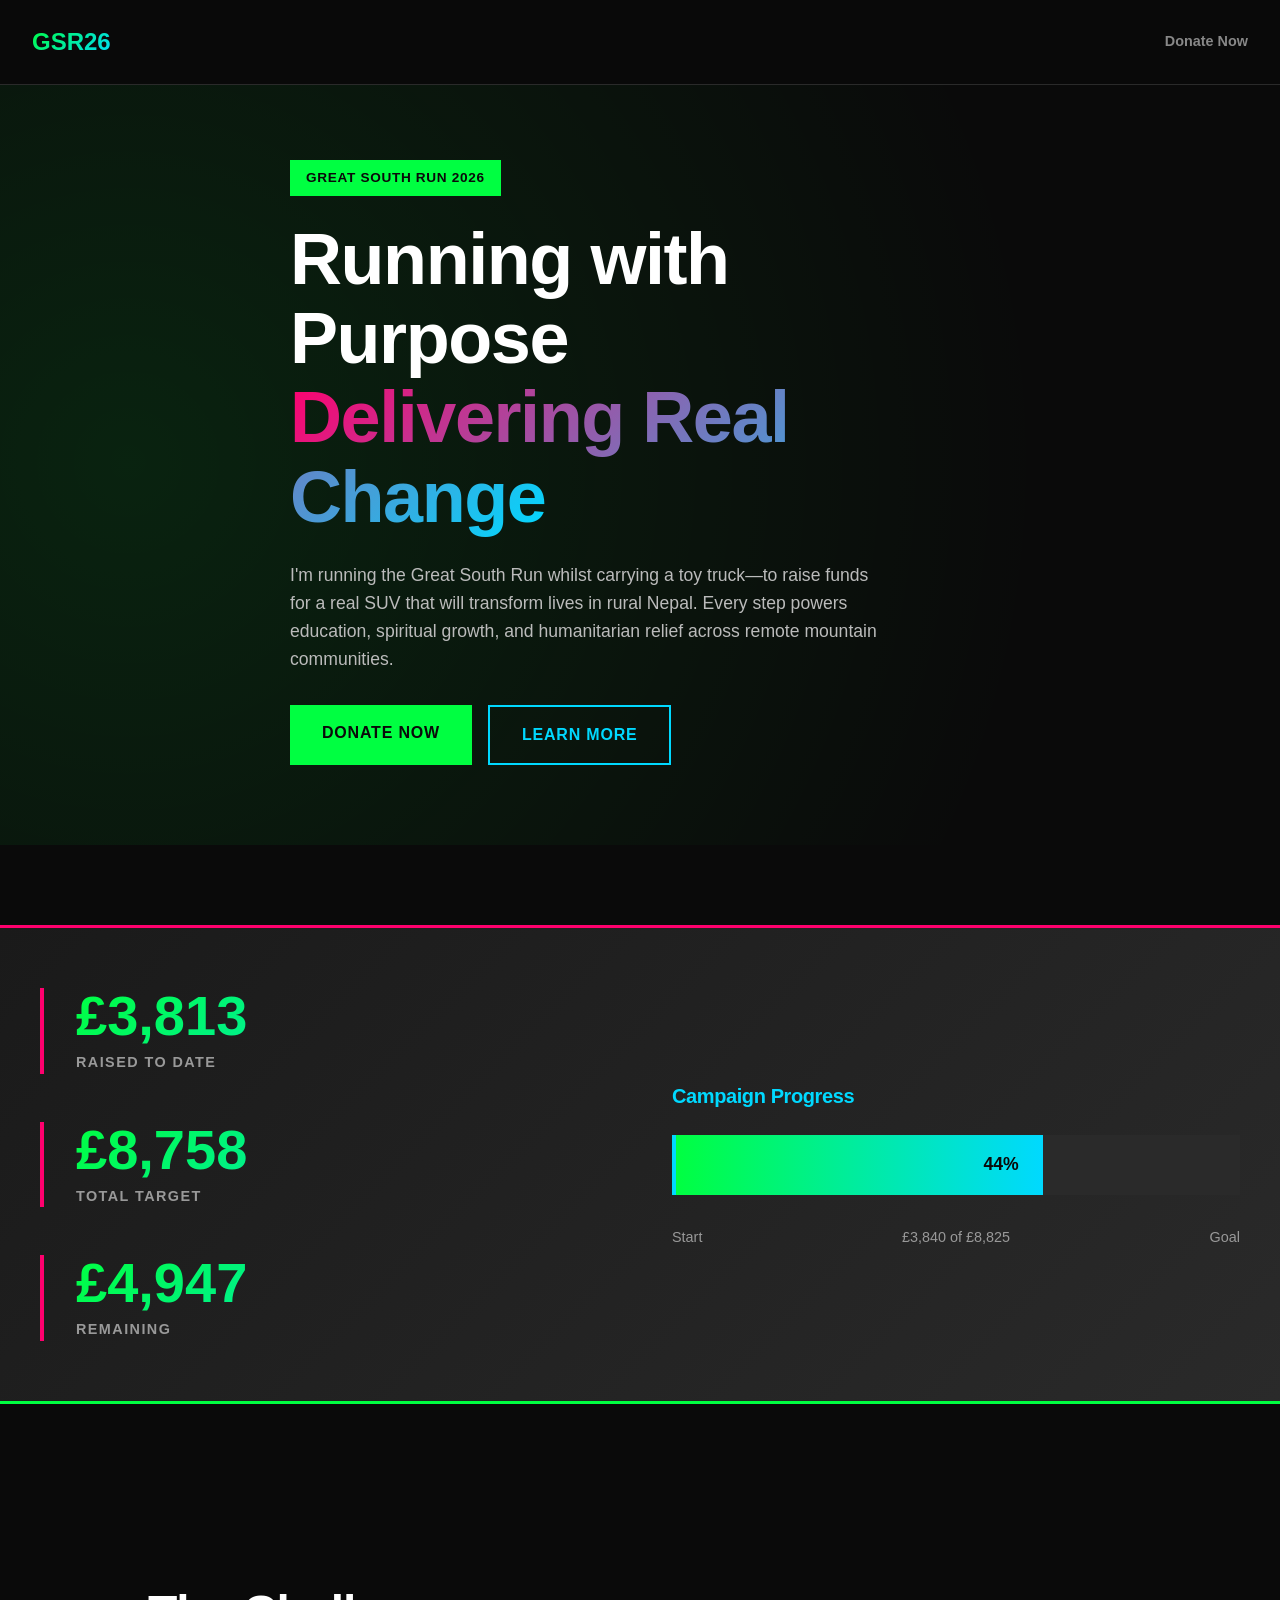
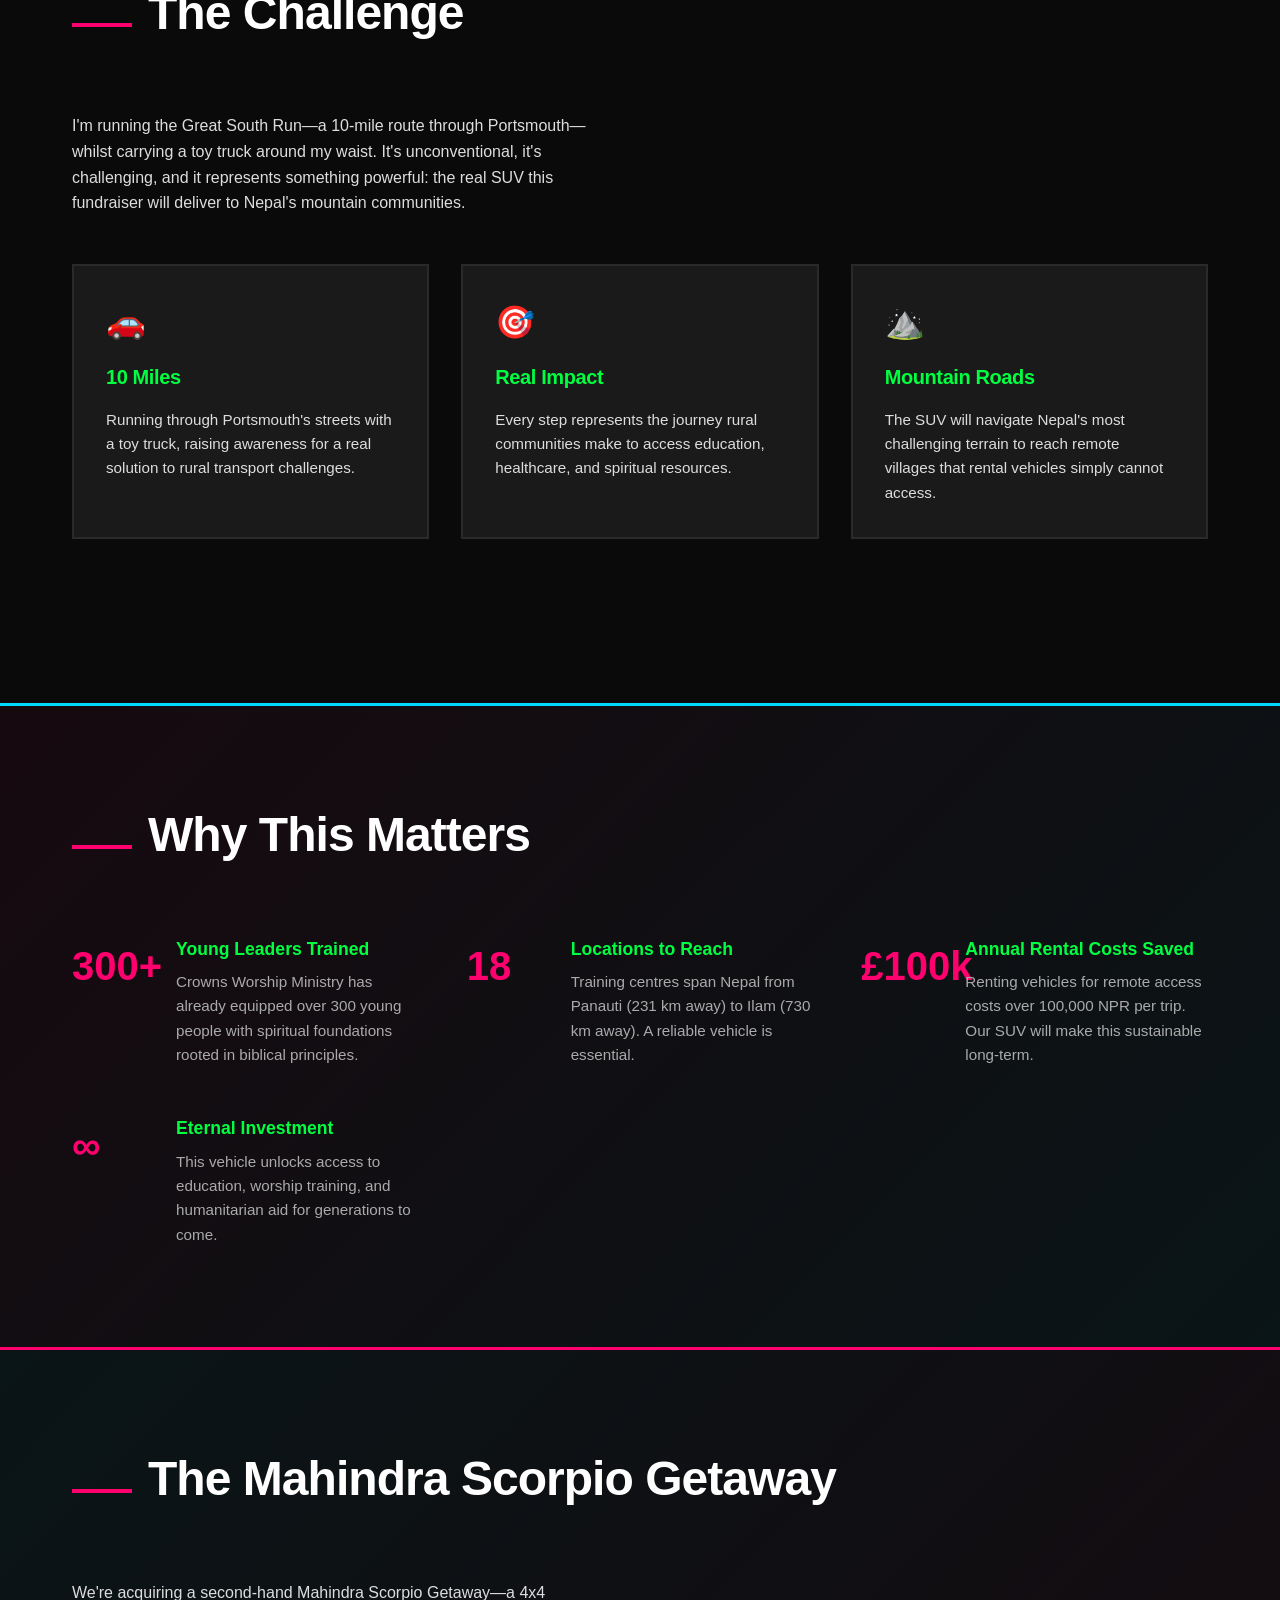
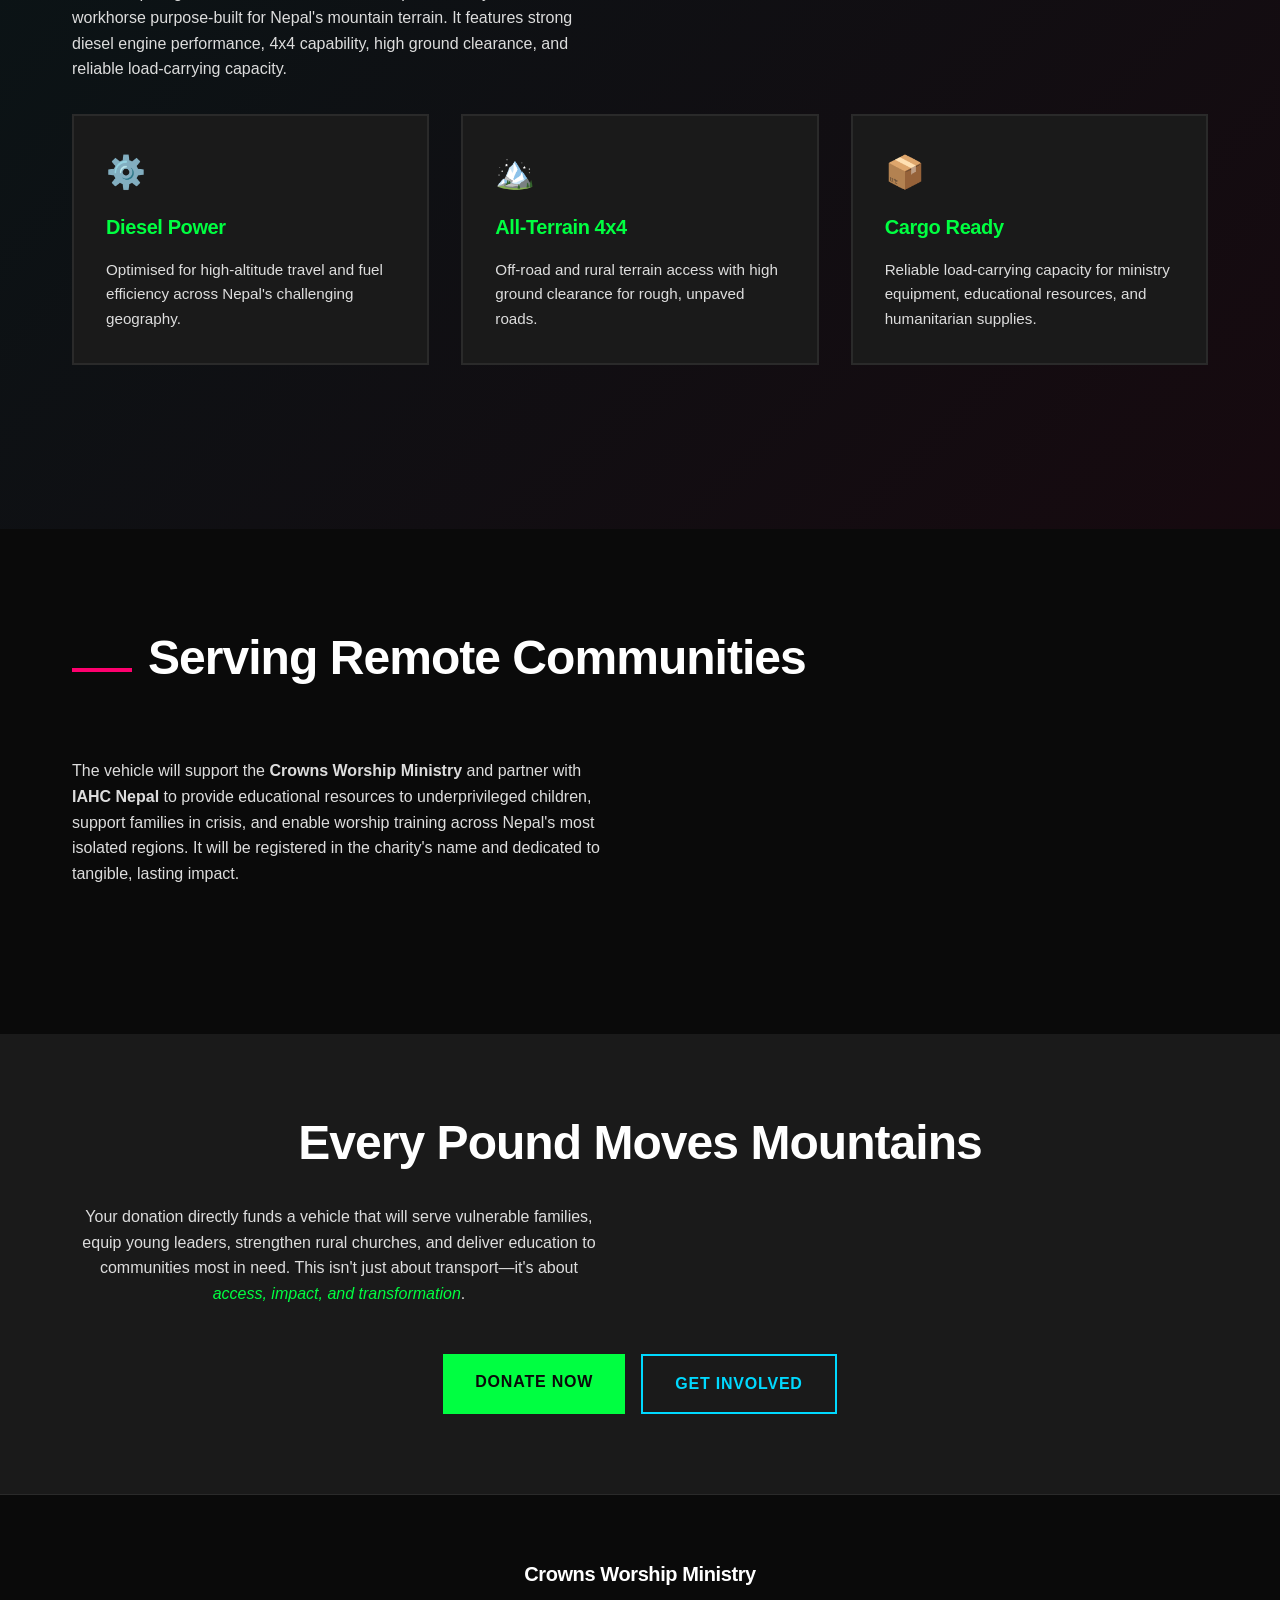
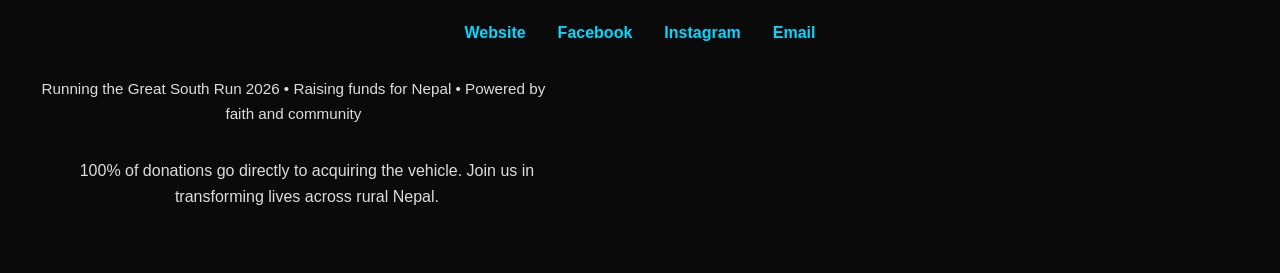
<file: claude/gsr_campaign.html>
<!DOCTYPE html>
<html lang="en">
<head>
  <meta charset="UTF-8">
  <meta name="viewport" content="width=device-width, initial-scale=1.0">
  <meta property="og:title" content="Great South Run 2026 - Nepal Fundraiser">
  <meta property="og:description" content="Running for rural communities. Carrying a toy truck. Raising funds for a real SUV.">
  <meta property="og:image" content="https://samcoupland.com/gsr-2026/hero.jpg">
  <meta property="og:url" content="https://samcoupland.com/gsr-2026/">
  <title>Great South Run 2026 - Nepal SUV Challenge</title>
  <style>
    * {
      margin: 0;
      padding: 0;
      box-sizing: border-box;
    }

    :root {
      --black: #0a0a0a;
      --charcoal: #1a1a1a;
      --dark-grey: #2a2a2a;
      --neon-lime: #00FF41;
      --neon-magenta: #FF006E;
      --neon-cyan: #00D9FF;
      --white: #ffffff;
      --grey: #888888;
    }

    html {
      scroll-behavior: smooth;
    }

    body {
      font-family: 'Inter', -apple-system, BlinkMacSystemFont, 'Segoe UI', sans-serif;
      background-color: var(--black);
      color: var(--white);
      line-height: 1.5;
      overflow-x: hidden;
    }

    /* Typography */
    h1, h2, h3 {
      font-weight: 800;
      letter-spacing: -0.02em;
    }

    h1 {
      font-size: clamp(2.5rem, 8vw, 4.5rem);
      line-height: 1.1;
      margin-bottom: 1rem;
    }

    h2 {
      font-size: clamp(1.75rem, 5vw, 3rem);
      line-height: 1.2;
      margin-bottom: 1.5rem;
    }

    h3 {
      font-size: 1.25rem;
      margin-bottom: 1rem;
    }

    p {
      font-size: 1rem;
      line-height: 1.6;
      color: #ddd;
      max-width: 60ch;
    }

    /* Layout Container */
    .container {
      max-width: 1200px;
      margin: 0 auto;
      padding: 0 2rem;
    }

    /* Navigation */
    nav {
      position: fixed;
      top: 0;
      left: 0;
      right: 0;
      background: rgba(10, 10, 10, 0.95);
      backdrop-filter: blur(10px);
      padding: 1.5rem 2rem;
      display: flex;
      justify-content: space-between;
      align-items: center;
      z-index: 1000;
      border-bottom: 1px solid var(--dark-grey);
    }

    .logo {
      font-weight: 900;
      font-size: 1.5rem;
      background: linear-gradient(135deg, var(--neon-lime), var(--neon-cyan));
      -webkit-background-clip: text;
      -webkit-text-fill-color: transparent;
      background-clip: text;
    }

    nav a {
      color: var(--grey);
      text-decoration: none;
      font-weight: 600;
      transition: color 0.3s;
      font-size: 0.9rem;
    }

    nav a:hover {
      color: var(--neon-lime);
    }

    /* Hero Section */
    .hero {
      margin-top: 80px;
      padding: 60px 0;
      min-height: 85vh;
      display: flex;
      align-items: center;
      position: relative;
      overflow: hidden;
    }

    .hero::before {
      content: '';
      position: absolute;
      top: 0;
      left: -50%;
      width: 200%;
      height: 100%;
      background: radial-gradient(circle at 30% 50%, rgba(0, 255, 65, 0.1) 0%, transparent 50%);
      pointer-events: none;
      z-index: 0;
    }

    .hero-content {
      position: relative;
      z-index: 1;
      max-width: 700px;
    }

    .hero-tag {
      display: inline-block;
      background: var(--neon-lime);
      color: var(--black);
      padding: 0.5rem 1rem;
      border-radius: 0;
      font-weight: 800;
      font-size: 0.85rem;
      letter-spacing: 0.05em;
      margin-bottom: 1.5rem;
      text-transform: uppercase;
    }

    .hero h1 {
      color: var(--white);
      margin-bottom: 1.5rem;
    }

    .hero h1 .highlight {
      background: linear-gradient(135deg, var(--neon-magenta), var(--neon-cyan));
      -webkit-background-clip: text;
      -webkit-text-fill-color: transparent;
      background-clip: text;
    }

    .hero p {
      font-size: 1.1rem;
      margin-bottom: 2rem;
      color: #bbb;
    }

    .hero-buttons {
      display: flex;
      gap: 1rem;
      flex-wrap: wrap;
    }

    /* Buttons */
    .btn {
      padding: 1rem 2rem;
      font-weight: 700;
      text-decoration: none;
      border: none;
      cursor: pointer;
      border-radius: 0;
      font-size: 1rem;
      letter-spacing: 0.05em;
      transition: all 0.3s cubic-bezier(0.34, 1.56, 0.64, 1);
      text-transform: uppercase;
      display: inline-block;
      position: relative;
      overflow: hidden;
    }

    .btn-primary {
      background: var(--neon-lime);
      color: var(--black);
    }

    .btn-primary:hover {
      transform: translateY(-2px);
      box-shadow: 0 20px 40px rgba(0, 255, 65, 0.3);
    }

    .btn-secondary {
      background: transparent;
      color: var(--neon-cyan);
      border: 2px solid var(--neon-cyan);
    }

    .btn-secondary:hover {
      background: var(--neon-cyan);
      color: var(--black);
    }

    /* Progress Section */
    .progress-hero {
      background: linear-gradient(135deg, var(--charcoal) 0%, var(--dark-grey) 100%);
      padding: 60px 2rem;
      margin: 80px 0;
      position: relative;
      border-top: 3px solid var(--neon-magenta);
      border-bottom: 3px solid var(--neon-lime);
    }

    .progress-container {
      max-width: 1200px;
      margin: 0 auto;
      display: grid;
      grid-template-columns: 1fr 1fr;
      gap: 4rem;
      align-items: center;
    }

    .progress-stats {
      display: flex;
      flex-direction: column;
      gap: 3rem;
    }

    .stat-block {
      border-left: 4px solid var(--neon-magenta);
      padding-left: 2rem;
    }

    .stat-number {
      font-size: 3.5rem;
      font-weight: 900;
      background: linear-gradient(135deg, var(--neon-lime), var(--neon-cyan));
      -webkit-background-clip: text;
      -webkit-text-fill-color: transparent;
      background-clip: text;
      line-height: 1;
      margin-bottom: 0.5rem;
    }

    .stat-label {
      color: #999;
      font-size: 0.9rem;
      text-transform: uppercase;
      letter-spacing: 0.1em;
      font-weight: 600;
    }

    .progress-visual {
      position: relative;
    }

    .progress-bar-wrapper {
      background: var(--dark-grey);
      height: 60px;
      border-left: 4px solid var(--neon-cyan);
      margin-bottom: 2rem;
      position: relative;
      overflow: hidden;
    }

    .progress-bar-fill {
      background: linear-gradient(90deg, var(--neon-lime), var(--neon-cyan));
      height: 100%;
      width: 65%;
      display: flex;
      align-items: center;
      justify-content: flex-end;
      padding-right: 1.5rem;
      font-weight: 800;
      color: var(--black);
      font-size: 1.1rem;
      animation: slideIn 1.5s cubic-bezier(0.34, 1.56, 0.64, 1) forwards;
    }

    @keyframes slideIn {
      from {
        width: 0;
        opacity: 0;
      }
      to {
        width: 65%;
        opacity: 1;
      }
    }

    .progress-labels {
      display: flex;
      justify-content: space-between;
      font-size: 0.9rem;
      color: #999;
      margin-top: 0.5rem;
    }

    /* Challenge Section */
    .challenge {
      padding: 100px 2rem;
      position: relative;
    }

    .section-title {
      display: flex;
      align-items: center;
      gap: 1rem;
      margin-bottom: 3rem;
    }

    .section-title::before {
      content: '';
      width: 60px;
      height: 4px;
      background: var(--neon-magenta);
    }

    .challenge-grid {
      display: grid;
      grid-template-columns: repeat(auto-fit, minmax(300px, 1fr));
      gap: 2rem;
      margin-bottom: 4rem;
    }

    .challenge-card {
      background: var(--charcoal);
      border: 2px solid var(--dark-grey);
      padding: 2rem;
      transition: all 0.3s;
      position: relative;
      overflow: hidden;
    }

    .challenge-card::before {
      content: '';
      position: absolute;
      top: 0;
      left: -100%;
      width: 100%;
      height: 100%;
      background: linear-gradient(90deg, transparent, rgba(0, 255, 65, 0.1), transparent);
      transition: left 0.5s;
    }

    .challenge-card:hover {
      border-color: var(--neon-lime);
      transform: translateY(-5px);
    }

    .challenge-card:hover::before {
      left: 100%;
    }

    .challenge-card h3 {
      color: var(--neon-lime);
      margin-bottom: 1rem;
    }

    .challenge-card p {
      font-size: 0.95rem;
    }

    .card-icon {
      font-size: 2rem;
      margin-bottom: 1rem;
    }

    /* Why It Matters Section */
    .why-matters {
      background: linear-gradient(135deg, rgba(255, 0, 110, 0.05) 0%, rgba(0, 217, 255, 0.05) 100%);
      padding: 100px 2rem;
      border-top: 3px solid var(--neon-cyan);
      border-bottom: 3px solid var(--neon-magenta);
    }

    .impact-grid {
      display: grid;
      grid-template-columns: repeat(auto-fit, minmax(250px, 1fr));
      gap: 3rem;
      margin-top: 2rem;
    }

    .impact-item {
      display: flex;
      gap: 1.5rem;
    }

    .impact-number {
      font-size: 2.5rem;
      font-weight: 900;
      color: var(--neon-magenta);
      flex-shrink: 0;
      width: 80px;
    }

    .impact-content h4 {
      font-size: 1.1rem;
      margin-bottom: 0.5rem;
      color: var(--neon-lime);
    }

    .impact-content p {
      font-size: 0.95rem;
      color: #aaa;
    }

    /* Call to Action Section */
    .cta-section {
      padding: 80px 2rem;
      text-align: center;
      background: var(--charcoal);
    }

    .cta-section h2 {
      margin-bottom: 2rem;
    }

    .cta-section .highlight-text {
      color: var(--neon-lime);
      font-style: italic;
    }

    .cta-buttons {
      display: flex;
      gap: 1rem;
      justify-content: center;
      flex-wrap: wrap;
      margin-top: 3rem;
    }

    /* Footer */
    footer {
      background: var(--black);
      border-top: 1px solid var(--dark-grey);
      padding: 4rem 2rem;
      text-align: center;
    }

    .footer-content {
      max-width: 1200px;
      margin: 0 auto;
    }

    .social-links {
      display: flex;
      justify-content: center;
      gap: 2rem;
      margin: 2rem 0;
    }

    .social-links a {
      color: var(--neon-cyan);
      text-decoration: none;
      font-weight: 600;
      transition: color 0.3s;
    }

    .social-links a:hover {
      color: var(--neon-lime);
    }

    .footer-text {
      color: #666;
      font-size: 0.9rem;
      margin-top: 2rem;
    }

    /* Responsive */
    @media (max-width: 768px) {
      .progress-container {
        grid-template-columns: 1fr;
        gap: 2rem;
      }

      .section-title {
        flex-direction: column;
        align-items: flex-start;
      }

      .section-title::before {
        width: 4px;
        height: 40px;
      }

      .hero-buttons {
        flex-direction: column;
      }

      .btn {
        width: 100%;
        text-align: center;
      }

      h1 {
        font-size: 2rem;
      }

      h2 {
        font-size: 1.5rem;
      }

      .stat-number {
        font-size: 2.5rem;
      }

      .challenge-grid {
        grid-template-columns: 1fr;
      }

      .impact-grid {
        grid-template-columns: 1fr;
        gap: 2rem;
      }

      .cta-buttons {
        flex-direction: column;
      }

      .cta-buttons .btn {
        width: 100%;
      }
    }

    /* Animations */
    @keyframes pulse-glow {
      0%, 100% {
        box-shadow: 0 0 20px rgba(0, 255, 65, 0.3);
      }
      50% {
        box-shadow: 0 0 40px rgba(0, 255, 65, 0.6);
      }
    }

    .btn-primary {
      animation: pulse-glow 3s ease-in-out infinite;
    }

    .btn-primary:hover {
      animation: none;
    }
  </style>
</head>
<body>
  <!-- Navigation -->
  <nav>
    <div class="logo">GSR26</div>
    <a href="#donate">Donate Now</a>
  </nav>

  <!-- Hero Section -->
  <section class="hero">
    <div class="container">
      <div class="hero-content">
        <div class="hero-tag">Great South Run 2026</div>
        <h1>Running with Purpose<br><span class="highlight">Delivering Real Change</span></h1>
        <p>I'm running the Great South Run whilst carrying a toy truck—to raise funds for a real SUV that will transform lives in rural Nepal. Every step powers education, spiritual growth, and humanitarian relief across remote mountain communities.</p>
        <div class="hero-buttons">
          <a href="#donate" class="btn btn-primary">Donate Now</a>
          <a href="#why" class="btn btn-secondary">Learn More</a>
        </div>
      </div>
    </div>
  </section>

  <!-- Progress Section -->
  <section class="progress-hero">
    <div class="progress-container">
      <div class="progress-stats">
        <div class="stat-block">
          <div class="stat-number" id="raised">£0</div>
          <div class="stat-label">Raised to Date</div>
        </div>
        <div class="stat-block">
          <div class="stat-number" id="target">£8,825</div>
          <div class="stat-label">Total Target</div>
        </div>
        <div class="stat-block">
          <div class="stat-number" id="remaining">£8,825</div>
          <div class="stat-label">Remaining</div>
        </div>
      </div>
      <div class="progress-visual">
        <h3 style="margin-bottom: 1.5rem; color: var(--neon-cyan);">Campaign Progress</h3>
        <div class="progress-bar-wrapper">
          <div class="progress-bar-fill">
            <span id="percentage">65%</span>
          </div>
        </div>
        <div class="progress-labels">
          <span>Start</span>
          <span id="progress-text">£3,840 of £8,825</span>
          <span>Goal</span>
        </div>
      </div>
    </div>
  </section>

  <!-- Challenge Section -->
  <section class="challenge">
    <div class="container">
      <div class="section-title">
        <h2>The Challenge</h2>
      </div>
      <p style="margin-bottom: 3rem;">I'm running the Great South Run—a 10-mile route through Portsmouth—whilst carrying a toy truck around my waist. It's unconventional, it's challenging, and it represents something powerful: the real SUV this fundraiser will deliver to Nepal's mountain communities.</p>
      
      <div class="challenge-grid">
        <div class="challenge-card">
          <div class="card-icon">🚗</div>
          <h3>10 Miles</h3>
          <p>Running through Portsmouth's streets with a toy truck, raising awareness for a real solution to rural transport challenges.</p>
        </div>
        <div class="challenge-card">
          <div class="card-icon">🎯</div>
          <h3>Real Impact</h3>
          <p>Every step represents the journey rural communities make to access education, healthcare, and spiritual resources.</p>
        </div>
        <div class="challenge-card">
          <div class="card-icon">⛰️</div>
          <h3>Mountain Roads</h3>
          <p>The SUV will navigate Nepal's most challenging terrain to reach remote villages that rental vehicles simply cannot access.</p>
        </div>
      </div>
    </div>
  </section>

  <!-- Why It Matters -->
  <section class="why-matters" id="why">
    <div class="container">
      <div class="section-title">
        <h2>Why This Matters</h2>
      </div>
      
      <div class="impact-grid">
        <div class="impact-item">
          <div class="impact-number">300+</div>
          <div class="impact-content">
            <h4>Young Leaders Trained</h4>
            <p>Crowns Worship Ministry has already equipped over 300 young people with spiritual foundations rooted in biblical principles.</p>
          </div>
        </div>
        <div class="impact-item">
          <div class="impact-number">18</div>
          <div class="impact-content">
            <h4>Locations to Reach</h4>
            <p>Training centres span Nepal from Panauti (231 km away) to Ilam (730 km away). A reliable vehicle is essential.</p>
          </div>
        </div>
        <div class="impact-item">
          <div class="impact-number">£100k</div>
          <div class="impact-content">
            <h4>Annual Rental Costs Saved</h4>
            <p>Renting vehicles for remote access costs over 100,000 NPR per trip. Our SUV will make this sustainable long-term.</p>
          </div>
        </div>
        <div class="impact-item">
          <div class="impact-number">∞</div>
          <div class="impact-content">
            <h4>Eternal Investment</h4>
            <p>This vehicle unlocks access to education, worship training, and humanitarian aid for generations to come.</p>
          </div>
        </div>
      </div>
    </div>
  </section>

  <!-- About the Vehicle -->
  <section class="challenge" style="background: linear-gradient(135deg, rgba(0, 217, 255, 0.05) 0%, rgba(255, 0, 110, 0.05) 100%);">
    <div class="container">
      <div class="section-title">
        <h2>The Mahindra Scorpio Getaway</h2>
      </div>
      <p style="margin-bottom: 2rem;">We're acquiring a second-hand Mahindra Scorpio Getaway—a 4x4 workhorse purpose-built for Nepal's mountain terrain. It features strong diesel engine performance, 4x4 capability, high ground clearance, and reliable load-carrying capacity.</p>
      
      <div class="challenge-grid">
        <div class="challenge-card">
          <div class="card-icon">⚙️</div>
          <h3>Diesel Power</h3>
          <p>Optimised for high-altitude travel and fuel efficiency across Nepal's challenging geography.</p>
        </div>
        <div class="challenge-card">
          <div class="card-icon">🏔️</div>
          <h3>All-Terrain 4x4</h3>
          <p>Off-road and rural terrain access with high ground clearance for rough, unpaved roads.</p>
        </div>
        <div class="challenge-card">
          <div class="card-icon">📦</div>
          <h3>Cargo Ready</h3>
          <p>Reliable load-carrying capacity for ministry equipment, educational resources, and humanitarian supplies.</p>
        </div>
      </div>
    </div>
  </section>

  <!-- The Need -->
  <section class="challenge">
    <div class="container">
      <div class="section-title">
        <h2>Serving Remote Communities</h2>
      </div>
      <p style="margin-bottom: 3rem;">The vehicle will support the <strong>Crowns Worship Ministry</strong> and partner with <strong>IAHC Nepal</strong> to provide educational resources to underprivileged children, support families in crisis, and enable worship training across Nepal's most isolated regions. It will be registered in the charity's name and dedicated to tangible, lasting impact.</p>
    </div>
  </section>

  <!-- Call to Action -->
  <section class="cta-section" id="donate">
    <div class="container">
      <h2>Every Pound Moves Mountains</h2>
      <p style="text-align: center; margin-bottom: 1.5rem;">Your donation directly funds a vehicle that will serve vulnerable families, equip young leaders, strengthen rural churches, and deliver education to communities most in need. This isn't just about transport—it's about <span class="highlight-text">access, impact, and transformation</span>.</p>
      <div class="cta-buttons">
        <a href="https://givealittle.co/c/76x2CZUWVclXtYZFkgKdEm" class="btn btn-primary">Donate Now</a>
        <a href="mailto:crownsministry.np@gmail.com" class="btn btn-secondary">Get Involved</a>
      </div>
    </div>
  </section>

  <!-- Footer -->
  <footer>
    <div class="footer-content">
      <h3>Crowns Worship Ministry</h3>
      <div class="social-links">
        <a href="https://crownsworshipministry.org">Website</a>
        <a href="https://facebook.com/Crowns-Worship-Ministry">Facebook</a>
        <a href="https://instagram.com/crowns_worship_ministry">Instagram</a>
        <a href="mailto:crownsministry.np@gmail.com">Email</a>
      </div>
      <p style="margin-top: 2rem; font-size: 0.95rem;">Running the Great South Run 2026 • Raising funds for Nepal • Powered by faith and community</p>
      <div class="footer-text">
        <p>100% of donations go directly to acquiring the vehicle. Join us in transforming lives across rural Nepal.</p>
      </div>
    </div>
  </footer>

  <script>
    // Animate the progress on page load
    window.addEventListener('load', () => {
      animateProgress();
    });

    function animateProgress() {
      const currentRaised = 3840; // Based on your transport proposal
      const target = 8825;
      const percentage = Math.round((currentRaised / target) * 100);
      const remaining = target - currentRaised;

      // Animate numbers
      animateNumber(document.getElementById('raised'), 0, currentRaised, 2000, (n) => '£' + n.toLocaleString());
      animateNumber(document.getElementById('target'), 0, target, 2000, (n) => '£' + n.toLocaleString());
      animateNumber(document.getElementById('remaining'), 0, remaining, 2000, (n) => '£' + n.toLocaleString());
      animateNumber(document.getElementById('percentage'), 0, percentage, 2000, (n) => n + '%');

      document.getElementById('progress-text').textContent = `£${currentRaised.toLocaleString()} of £${target.toLocaleString()}`;
    }

    function animateNumber(element, start, end, duration, formatter) {
      const range = end - start;
      const startTime = Date.now();

      function update() {
        const elapsed = Date.now() - startTime;
        const progress = Math.min(elapsed / duration, 1);
        const easeOutCubic = 1 - Math.pow(1 - progress, 3);
        const current = Math.round(start + range * easeOutCubic);
        element.textContent = formatter(current);

        if (progress < 1) {
          requestAnimationFrame(update);
        }
      }

      update();
    }

    // Smooth scroll for anchor links
    document.querySelectorAll('a[href^="#"]').forEach(anchor => {
      anchor.addEventListener('click', function (e) {
        e.preventDefault();
        const target = document.querySelector(this.getAttribute('href'));
        if (target) {
          target.scrollIntoView({ behavior: 'smooth' });
        }
      });
    });
  </script>
</body>
</html>
</file>
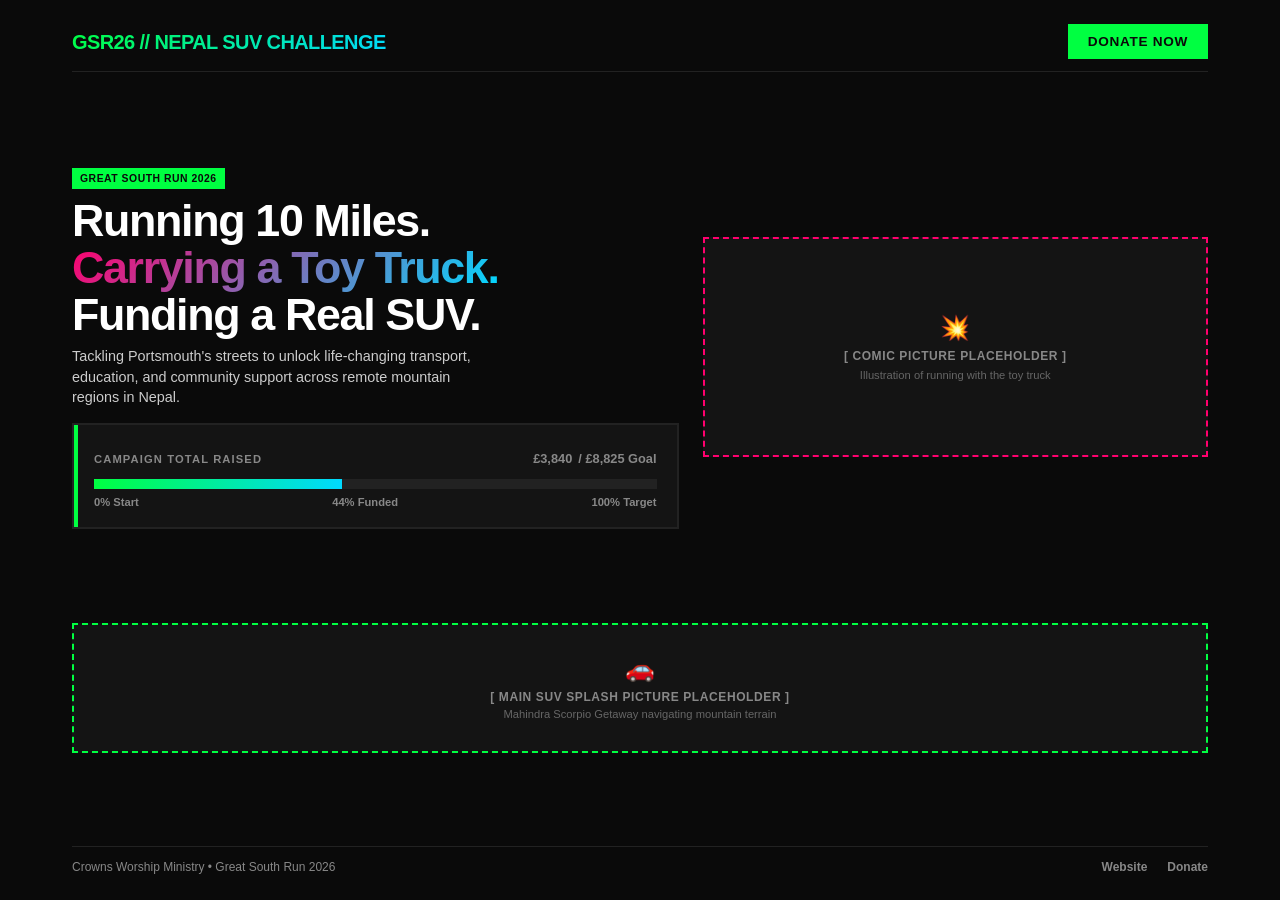
<file: gemi/gemini-code-1789523768374.html>
<!DOCTYPE html>
<html lang="en">
<head>
  <meta charset="UTF-8">
  <meta name="viewport" content="width=device-width, initial-scale=1.0">
  <meta property="og:title" content="Great South Run 2026 - Nepal SUV Fundraiser">
  <meta property="og:description" content="Running the Great South Run with a toy truck to fund a real SUV for rural Nepal.">
  <meta property="og:image" content="https://samcoupland.com/gsr-2026/hero.jpg">
  <meta property="og:url" content="https://samcoupland.com/gsr-2026/">
  <title>Great South Run 2026 - Nepal Fundraiser</title>
  <style>
    * {
      margin: 0;
      padding: 0;
      box-sizing: border-box;
    }

    :root {
      --black: #0a0a0a;
      --charcoal: #141414;
      --dark-grey: #222222;
      --neon-lime: #00FF41;
      --neon-magenta: #FF006E;
      --neon-cyan: #00D9FF;
      --white: #ffffff;
      --grey: #888888;
    }

    html, body {
      min-height: 100vh;
      overflow-y: auto;
      scroll-behavior: smooth;
    }

    body {
      font-family: 'Inter', -apple-system, BlinkMacSystemFont, 'Segoe UI', sans-serif;
      background-color: var(--black);
      color: var(--white);
      line-height: 1.4;
    }

    .one-scroll-wrapper {
      min-height: 100vh;
      display: flex;
      flex-direction: column;
      justify-content: space-between;
      padding: 1.5rem 2rem;
      max-width: 1200px;
      margin: 0 auto;
    }

    /* Top Bar / Navigation */
    nav {
      display: flex;
      justify-content: space-between;
      align-items: center;
      padding-bottom: 0.75rem;
      border-bottom: 1px solid var(--dark-grey);
      margin-bottom: 1rem;
    }

    .logo {
      font-weight: 900;
      font-size: 1.25rem;
      letter-spacing: -0.03em;
      background: linear-gradient(135deg, var(--neon-lime), var(--neon-cyan));
      -webkit-background-clip: text;
      -webkit-text-fill-color: transparent;
    }

    .donate-btn {
      background: var(--neon-lime);
      color: var(--black);
      padding: 0.5rem 1.25rem;
      font-weight: 800;
      text-decoration: none;
      font-size: 0.85rem;
      text-transform: uppercase;
      letter-spacing: 0.05em;
      transition: transform 0.2s, box-shadow 0.2s;
    }

    .donate-btn:hover {
      transform: translateY(-2px);
      box-shadow: 0 0 20px rgba(0, 255, 65, 0.4);
    }

    /* Main Grid Layout */
    .main-grid {
      display: grid;
      grid-template-columns: 1.2fr 1fr;
      gap: 1.5rem;
      align-items: center;
      margin-bottom: 1rem;
    }

    .hero-content h1 {
      font-size: clamp(1.8rem, 3.5vw, 3rem);
      font-weight: 900;
      line-height: 1.05;
      letter-spacing: -0.03em;
      margin-bottom: 0.5rem;
    }

    .hero-content h1 span {
      background: linear-gradient(135deg, var(--neon-magenta), var(--neon-cyan));
      -webkit-background-clip: text;
      -webkit-text-fill-color: transparent;
    }

    .hero-content p {
      font-size: 0.9rem;
      color: #ccc;
      margin-bottom: 1rem;
      max-width: 50ch;
    }

    /* Creative Landing Total Raised Bar */
    .raised-panel {
      background: var(--charcoal);
      border: 2px solid var(--dark-grey);
      padding: 1rem 1.25rem;
      position: relative;
      overflow: hidden;
    }

    .raised-panel::before {
      content: '';
      position: absolute;
      top: 0;
      left: 0;
      width: 4px;
      height: 100%;
      background: var(--neon-lime);
    }

    .raised-header {
      display: flex;
      justify-content: space-between;
      align-items: baseline;
      margin-bottom: 0.4rem;
    }

    .raised-title {
      font-size: 0.7rem;
      text-transform: uppercase;
      letter-spacing: 0.1em;
      color: var(--grey);
      font-weight: 700;
    }

    .raised-amounts {
      font-size: 1.35rem;
      font-weight: 900;
      color: var(--neon-lime);
    }

    .raised-amounts span {
      font-size: 0.8rem;
      color: var(--grey);
      font-weight: 600;
    }

    /* Creative Sharp Progress Bar */
    .sharp-progress-bar {
      background: var(--dark-grey);
      height: 10px;
      width: 100%;
      position: relative;
      margin: 0.5rem 0 0.4rem 0;
    }

    .sharp-progress-fill {
      background: linear-gradient(90deg, var(--neon-lime), var(--neon-cyan));
      height: 100%;
      width: 65%;
      position: relative;
      transition: width 1.5s cubic-bezier(0.1, 1, 0.1, 1);
    }

    .progress-meta {
      display: flex;
      justify-content: space-between;
      font-size: 0.7rem;
      color: var(--grey);
      font-weight: 600;
    }

    /* Placeholders */
    .placeholder-card {
      background: var(--charcoal);
      border: 2px dashed var(--dark-grey);
      display: flex;
      flex-direction: column;
      align-items: center;
      justify-content: center;
      text-align: center;
      padding: 1rem;
      position: relative;
      transition: border-color 0.3s;
    }

    .placeholder-card:hover {
      border-color: var(--neon-cyan);
    }

    .placeholder-card .icon {
      font-size: 1.5rem;
      margin-bottom: 0.2rem;
    }

    .placeholder-card span {
      font-size: 0.75rem;
      text-transform: uppercase;
      letter-spacing: 0.05em;
      color: var(--grey);
      font-weight: 700;
    }

    /* Comic Picture (Right Column Side-by-Side) */
    .comic-placeholder {
      height: 220px;
      border-color: var(--neon-magenta);
    }

    /* SUV Splash Picture (Blended Flow Below Main Content) */
    .suv-splash-placeholder {
      height: 130px;
      border-color: var(--neon-lime);
      margin-bottom: 1rem;
    }

    /* Footer */
    footer {
      display: flex;
      justify-content: space-between;
      align-items: center;
      padding-top: 0.75rem;
      border-top: 1px solid var(--dark-grey);
      font-size: 0.75rem;
      color: var(--grey);
    }

    .footer-links {
      display: flex;
      gap: 1.25rem;
    }

    .footer-links a {
      color: var(--grey);
      text-decoration: none;
      font-weight: 600;
      transition: color 0.3s;
    }

    .footer-links a:hover {
      color: var(--neon-lime);
    }

    /* Responsive */
    @media (max-width: 900px) {
      .main-grid {
        grid-template-columns: 1fr;
      }
      .comic-placeholder {
        height: 160px;
      }
    }
  </style>
</head>
<body>

  <div class="one-scroll-wrapper">
    <!-- Top Navigation -->
    <nav>
      <div class="logo">GSR26 // NEPAL SUV CHALLENGE</div>
      <a href="https://givealittle.co/c/76x2CZUWVclXtYZFkgKdEm" class="donate-btn">Donate Now</a>
    </nav>

    <!-- Main Content Grid (Hero & Comic Picture) -->
    <main class="main-grid">
      
      <!-- Left Column: Hero Copy & Sharp Total Raised Bar -->
      <div class="hero-content">
        <div style="display:inline-block; background:var(--neon-lime); color:var(--black); padding:0.2rem 0.5rem; font-weight:800; font-size:0.65rem; text-transform:uppercase; letter-spacing:0.05em; margin-bottom:0.5rem;">
          Great South Run 2026
        </div>
        <h1>Running 10 Miles.<br><span>Carrying a Toy Truck.</span><br>Funding a Real SUV.</h1>
        <p>Tackling Portsmouth's streets to unlock life-changing transport, education, and community support across remote mountain regions in Nepal.</p>
        
        <!-- Total Raised Landing Bar -->
        <div class="raised-panel">
          <div class="raised-header">
            <span class="raised-title">Campaign Total Raised</span>
            <div class="raised-amounts">
              <span id="currentAmount">£3,840</span> <span>/ £8,825 Goal</span>
            </div>
          </div>
          <div class="sharp-progress-bar">
            <div class="sharp-progress-fill" id="progressFill"></div>
          </div>
          <div class="progress-meta">
            <span>0% Start</span>
            <span id="percentageText">43% Funded</span>
            <span>100% Target</span>
          </div>
        </div>
      </div>

      <!-- Right Column: Comic Picture Placeholder -->
      <div class="placeholder-card comic-placeholder">
        <div class="icon">💥</div>
        <span>[ Comic Picture Placeholder ]</span>
        <p style="font-size: 0.7rem; color: #666; margin-top: 0.2rem;">Illustration of running with the toy truck</p>
      </div>

    </main>

    <!-- Blended Flow: Main SUV Picture Placeholder Below Content -->
    <div class="placeholder-card suv-splash-placeholder">
      <div class="icon">🚗</div>
      <span>[ Main SUV Splash Picture Placeholder ]</span>
      <p style="font-size: 0.7rem; color: #666; margin-top: 0.1rem;">Mahindra Scorpio Getaway navigating mountain terrain</p>
    </div>

    <!-- Minimalist Footer -->
    <footer>
      <div>Crowns Worship Ministry • Great South Run 2026</div>
      <div class="footer-links">
        <a href="https://crownsworshipministry.org">Website</a>
        <a href="https://givealittle.co/c/76x2CZUWVclXtYZFkgKdEm">Donate</a>
      </div>
    </footer>
  </div>

  <script>
    window.addEventListener('load', () => {
      const raised = 3840;
      const target = 8825;
      const pct = Math.round((raised / target) * 100);
      document.getElementById('progressFill').style.width = pct + '%';
      document.getElementById('percentageText').textContent = pct + '% Funded';
    });
  </script>
</body>
</html>
</file>
